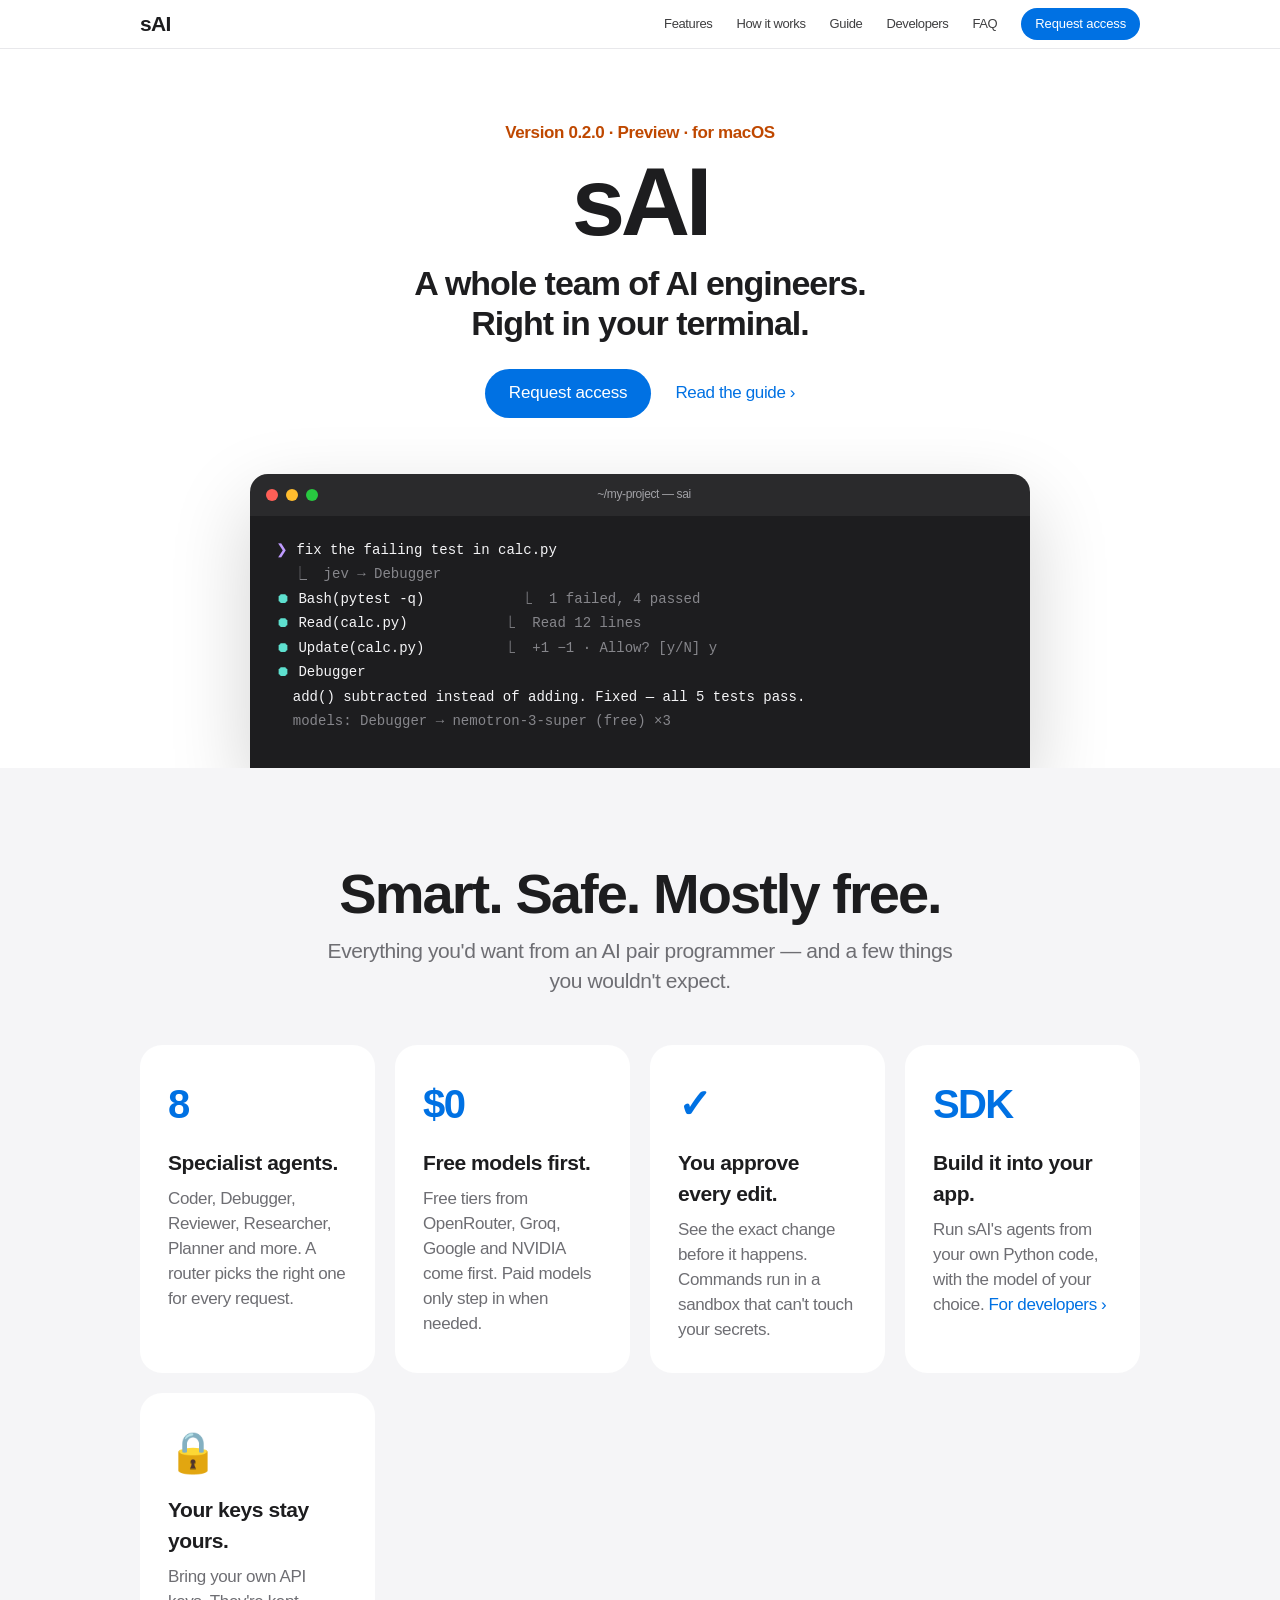
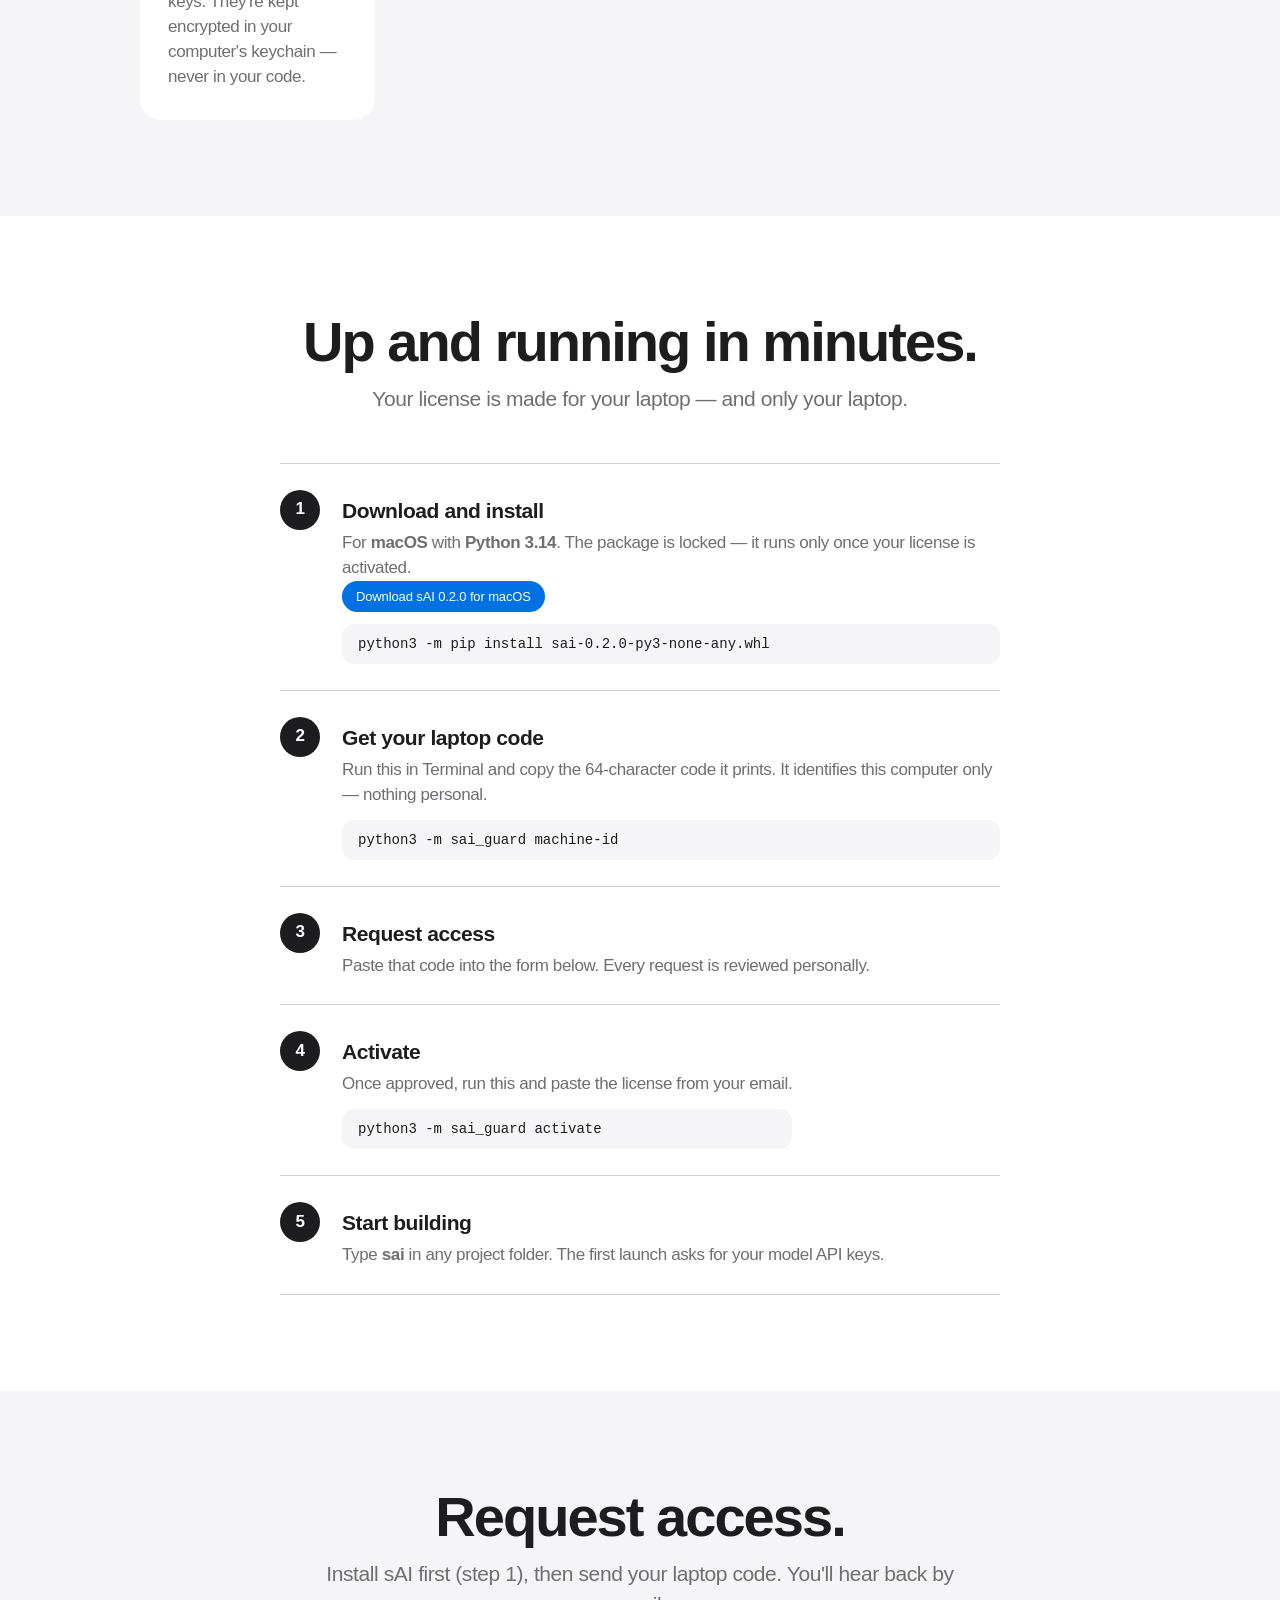
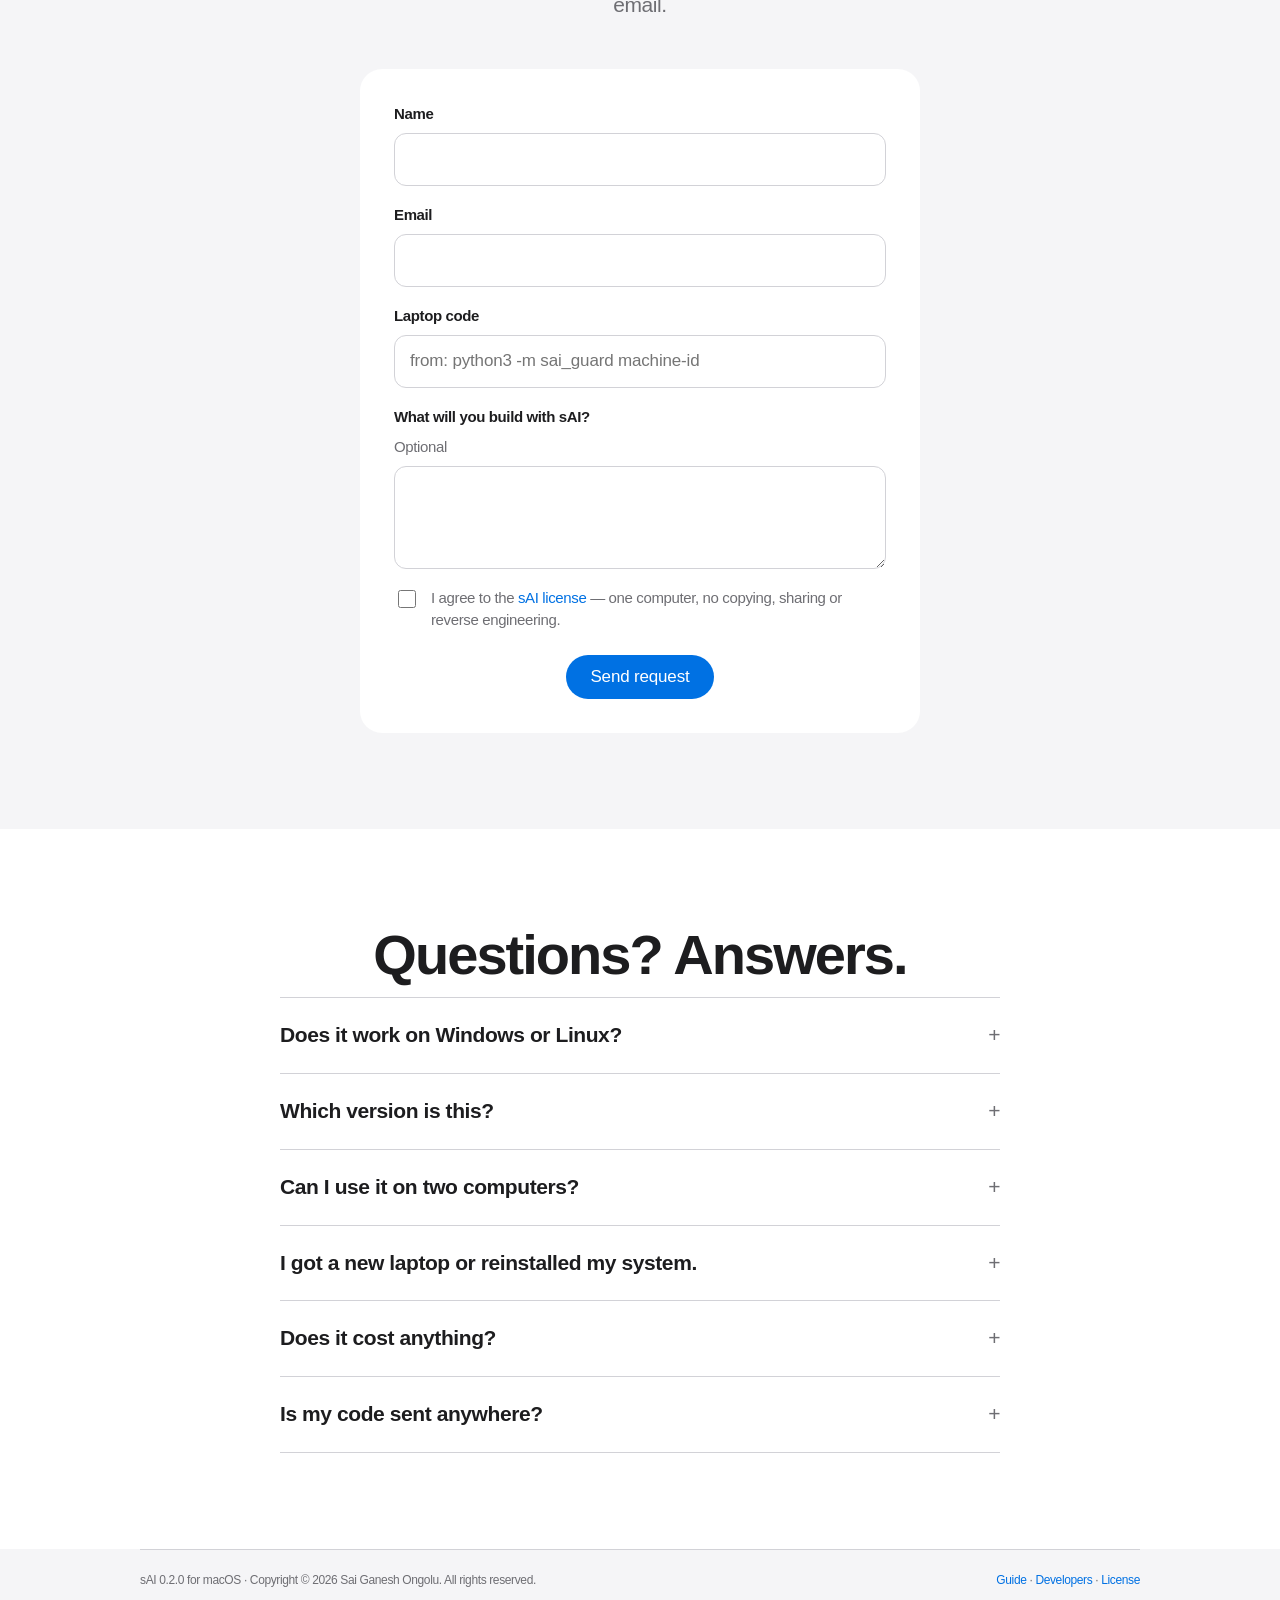
<file: index.html>
<!doctype html>
<html lang="en">
<head>
<meta charset="utf-8">
<meta name="viewport" content="width=device-width, initial-scale=1">
<title>sAI — AI coding agents in your terminal</title>
<meta name="description" content="sAI is a team of AI coding agents for your terminal. Request access for your laptop.">
<link rel="stylesheet" href="style.css">
</head>
<body>
<header class="bar">
  <div class="bar-in">
    <a class="brand" href="#top">sAI</a>
    <nav><a href="#features">Features</a><a href="#how">How it works</a><a href="guide.html">Guide</a><a href="developers.html">Developers</a><a href="#faq">FAQ</a>
      <a class="pill" href="#access">Request access</a></nav>
  </div>
</header>

<main id="top">
  <section class="hero">
    <p class="kicker">Version <span class="ver">0.2.0</span> · Preview · for macOS</p>
    <h1>sAI</h1>
    <p class="tagline">A whole team of AI engineers.<br>Right in your terminal.</p>
    <div class="links"><a class="pill big" href="#access">Request access</a><a class="more" href="guide.html">Read the guide ›</a></div>
    <div class="device">
      <div class="device-bar"><i></i><i></i><i></i><span>~/my-project — sai</span></div>
<pre><span class="p">❯</span> fix the failing test in calc.py
  <span class="d">⎿  jev → Debugger</span>
<span class="t">⏺</span> Bash(pytest -q)            <span class="d">⎿  1 failed, 4 passed</span>
<span class="t">⏺</span> Read(calc.py)            <span class="d">⎿  Read 12 lines</span>
<span class="t">⏺</span> Update(calc.py)          <span class="d">⎿  +1 −1 · Allow? [y/N] y</span>
<span class="t">⏺</span> Debugger
  add() subtracted instead of adding. Fixed — all 5 tests pass.
  <span class="d">models: Debugger → nemotron-3-super (free) ×3</span></pre>
    </div>
  </section>

  <section id="features" class="band light">
    <h2>Smart. Safe. Mostly free.</h2>
    <p class="sub">Everything you'd want from an AI pair programmer — and a few things you wouldn't expect.</p>
    <div class="tiles">
      <article class="tile"><span class="num">8</span><h3>Specialist agents.</h3><p>Coder, Debugger, Reviewer, Researcher, Planner and more. A router picks the right one for every request.</p></article>
      <article class="tile"><span class="num">$0</span><h3>Free models first.</h3><p>Free tiers from OpenRouter, Groq, Google and NVIDIA come first. Paid models only step in when needed.</p></article>
      <article class="tile"><span class="num">✓</span><h3>You approve every edit.</h3><p>See the exact change before it happens. Commands run in a sandbox that can't touch your secrets.</p></article>
      <article class="tile"><span class="num">SDK</span><h3>Build it into your app.</h3><p>Run sAI's agents from your own Python code, with the model of your choice. <a href="developers.html">For developers ›</a></p></article>
      <article class="tile"><span class="num">🔒</span><h3>Your keys stay yours.</h3><p>Bring your own API keys. They're kept encrypted in your computer's keychain — never in your code.</p></article>
    </div>
  </section>

  <section id="how" class="band">
    <h2>Up and running in minutes.</h2>
    <p class="sub">Your license is made for your laptop — and only your laptop.</p>
    <ol class="steps">
      <li><span>1</span><div><h3>Download and install</h3><p>For <b>macOS</b> with <b>Python 3.14</b>. The package is locked — it runs only once your license is activated.</p>
        <p><a class="pill" href="downloads/sai-0.2.0-py3-none-any.whl" download>Download sAI <span class="ver">0.2.0</span> for macOS</a></p>
        <code>python3 -m pip install sai-0.2.0-py3-none-any.whl</code></div></li>
      <li><span>2</span><div><h3>Get your laptop code</h3><p>Run this in Terminal and copy the 64-character code it prints. It identifies this computer only — nothing personal.</p><code>python3 -m sai_guard machine-id</code></div></li>
      <li><span>3</span><div><h3>Request access</h3><p>Paste that code into the form below. Every request is reviewed personally.</p></div></li>
      <li><span>4</span><div><h3>Activate</h3><p>Once approved, run this and paste the license from your email.</p><code>python3 -m sai_guard activate</code></div></li>
      <li><span>5</span><div><h3>Start building</h3><p>Type <b>sai</b> in any project folder. The first launch asks for your model API keys.</p></div></li>
    </ol>
  </section>

  <section id="access" class="band light">
    <h2>Request access.</h2>
    <p class="sub">Install sAI first (step 1), then send your laptop code. You'll hear back by email.</p>
    <!-- FormSubmit emails each request to the owner. FORM_ENDPOINT and SITE_URL are filled in by publish.sh. -->
    <form class="form" action="https://formsubmit.co/saiganeshongole17@gmail.com" method="POST">
      <input type="hidden" name="_subject" value="New sAI access request">
      <input type="hidden" name="_template" value="table">
      <input type="hidden" name="_next" value="https://saiganesh17-byte.github.io/sai-website/thanks.html">
      <input type="text" name="_honey" class="hp" tabindex="-1" autocomplete="off" aria-hidden="true">
      <label>Name<input name="name" required maxlength="80" autocomplete="name"></label>
      <label>Email<input name="email" type="email" required maxlength="120" autocomplete="email"></label>
      <label>Laptop code<input name="machine_code" required pattern="[0-9a-f]{64}" title="64 characters, 0–9 and a–f"
             placeholder="from: python3 -m sai_guard machine-id" autocomplete="off" spellcheck="false"></label>
      <label>What will you build with sAI? <em>Optional</em><textarea name="use_case" rows="3" maxlength="600"></textarea></label>
      <label class="check"><input type="checkbox" name="accepts_license" value="yes" required>
        <span>I agree to the <a href="license.html">sAI license</a> — one computer, no copying, sharing or reverse engineering.</span></label>
      <button class="pill big" type="submit">Send request</button>
    </form>
  </section>

  <section id="faq" class="band">
    <h2>Questions? Answers.</h2>
    <div class="faq">
      <details><summary>Does it work on Windows or Linux?</summary><p>Not yet — sAI <span class="ver">0.2.0</span> supports macOS only. Linux support is close; Windows will follow. Requests from other systems will be kept for when they're supported.</p></details>
      <details><summary>Which version is this?</summary><p>sAI <span class="ver">0.2.0</span>, an early preview. Run <b>sai --version</b> to see the version you have.</p></details>
      <details><summary>Can I use it on two computers?</summary><p>Each license works on the computer whose code you sent. For another computer, just request a second license.</p></details>
      <details><summary>I got a new laptop or reinstalled my system.</summary><p>Your laptop code changes. Send a new request with the new code and mention it — we'll replace your license.</p></details>
      <details><summary>Does it cost anything?</summary><p>Access is free during the preview. Model usage is billed by the providers whose keys you use — with free-tier keys, most work costs nothing.</p></details>
      <details><summary>Is my code sent anywhere?</summary><p>Only to the AI model providers whose keys you configure, as part of each request. sAI has no server of its own.</p></details>
    </div>
  </section>
</main>

<footer class="foot">
  <div class="foot-in">
    <span>sAI <span class="ver">0.2.0</span> for macOS · Copyright © 2026 Sai Ganesh Ongolu. All rights reserved.</span>
    <span><a href="guide.html">Guide</a> · <a href="developers.html">Developers</a> · <a href="license.html">License</a></span>
  </div>
</footer>
</body>
</html>
</file>
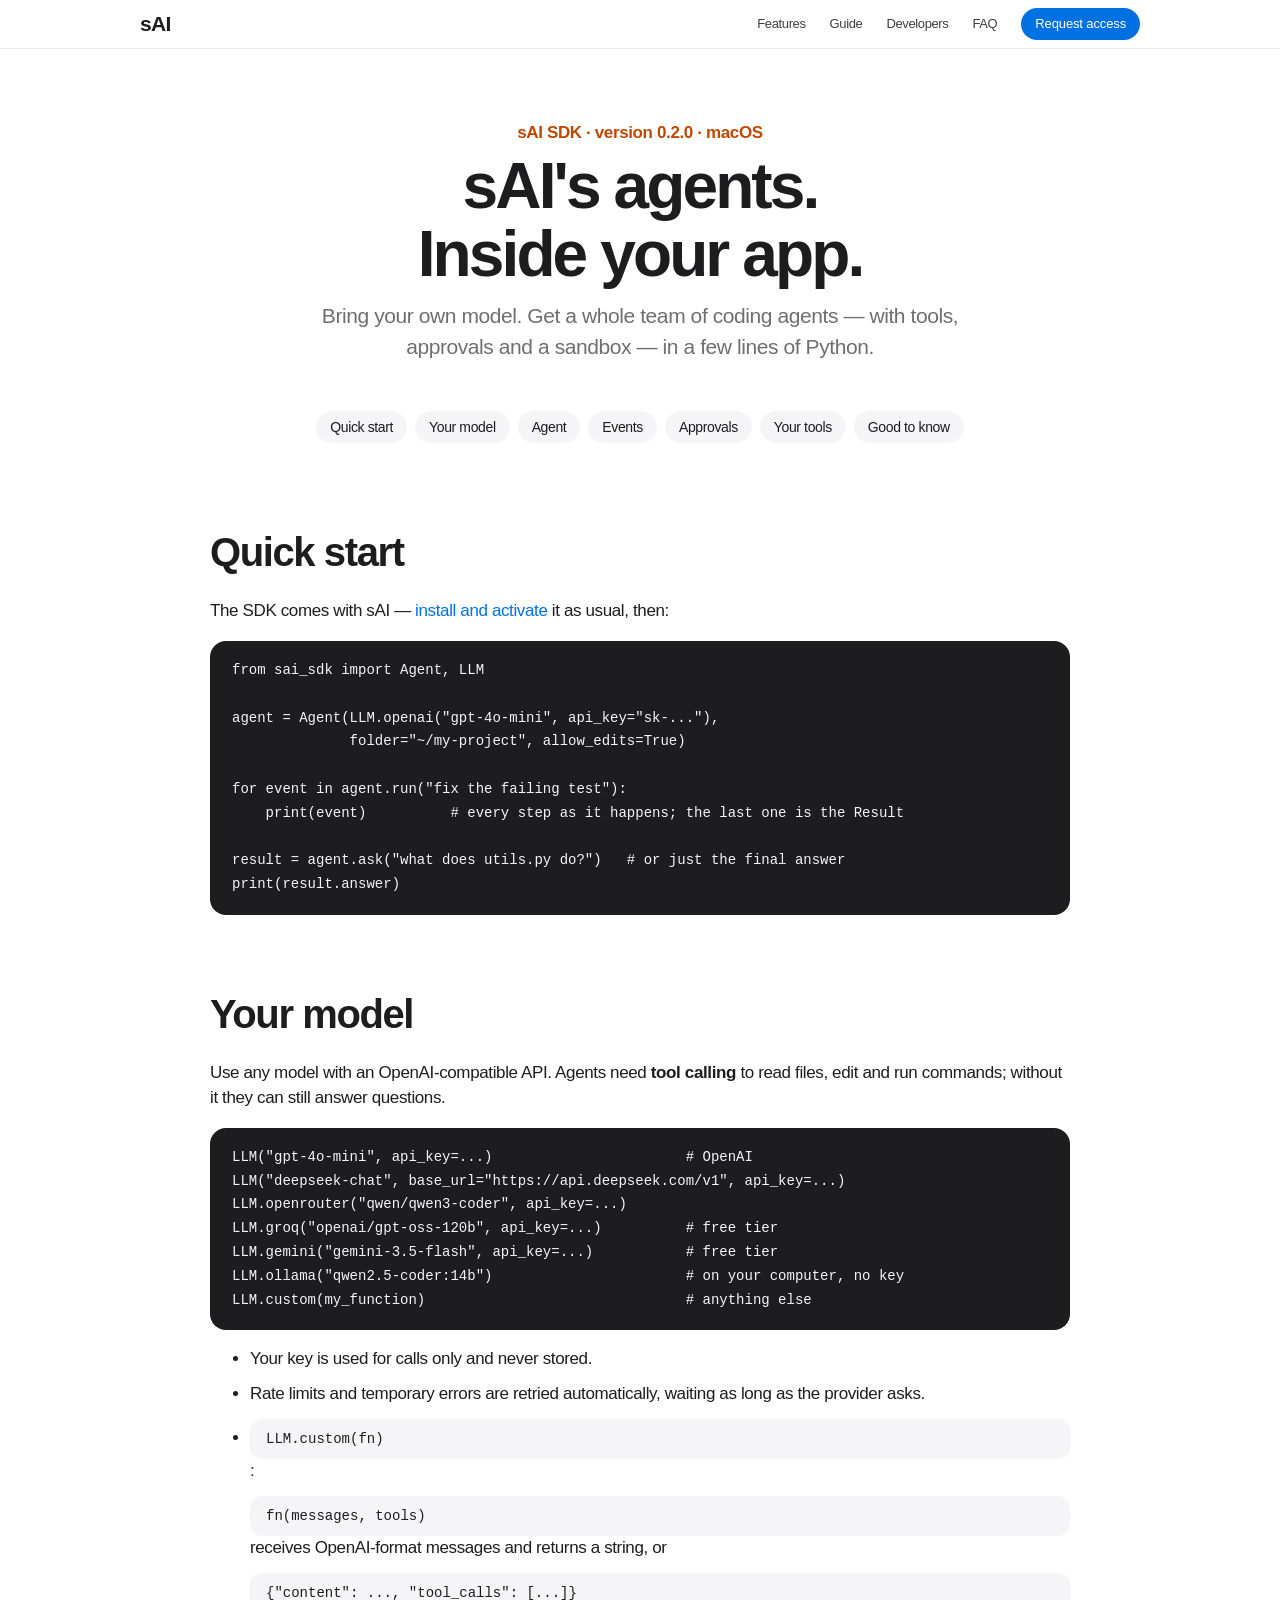
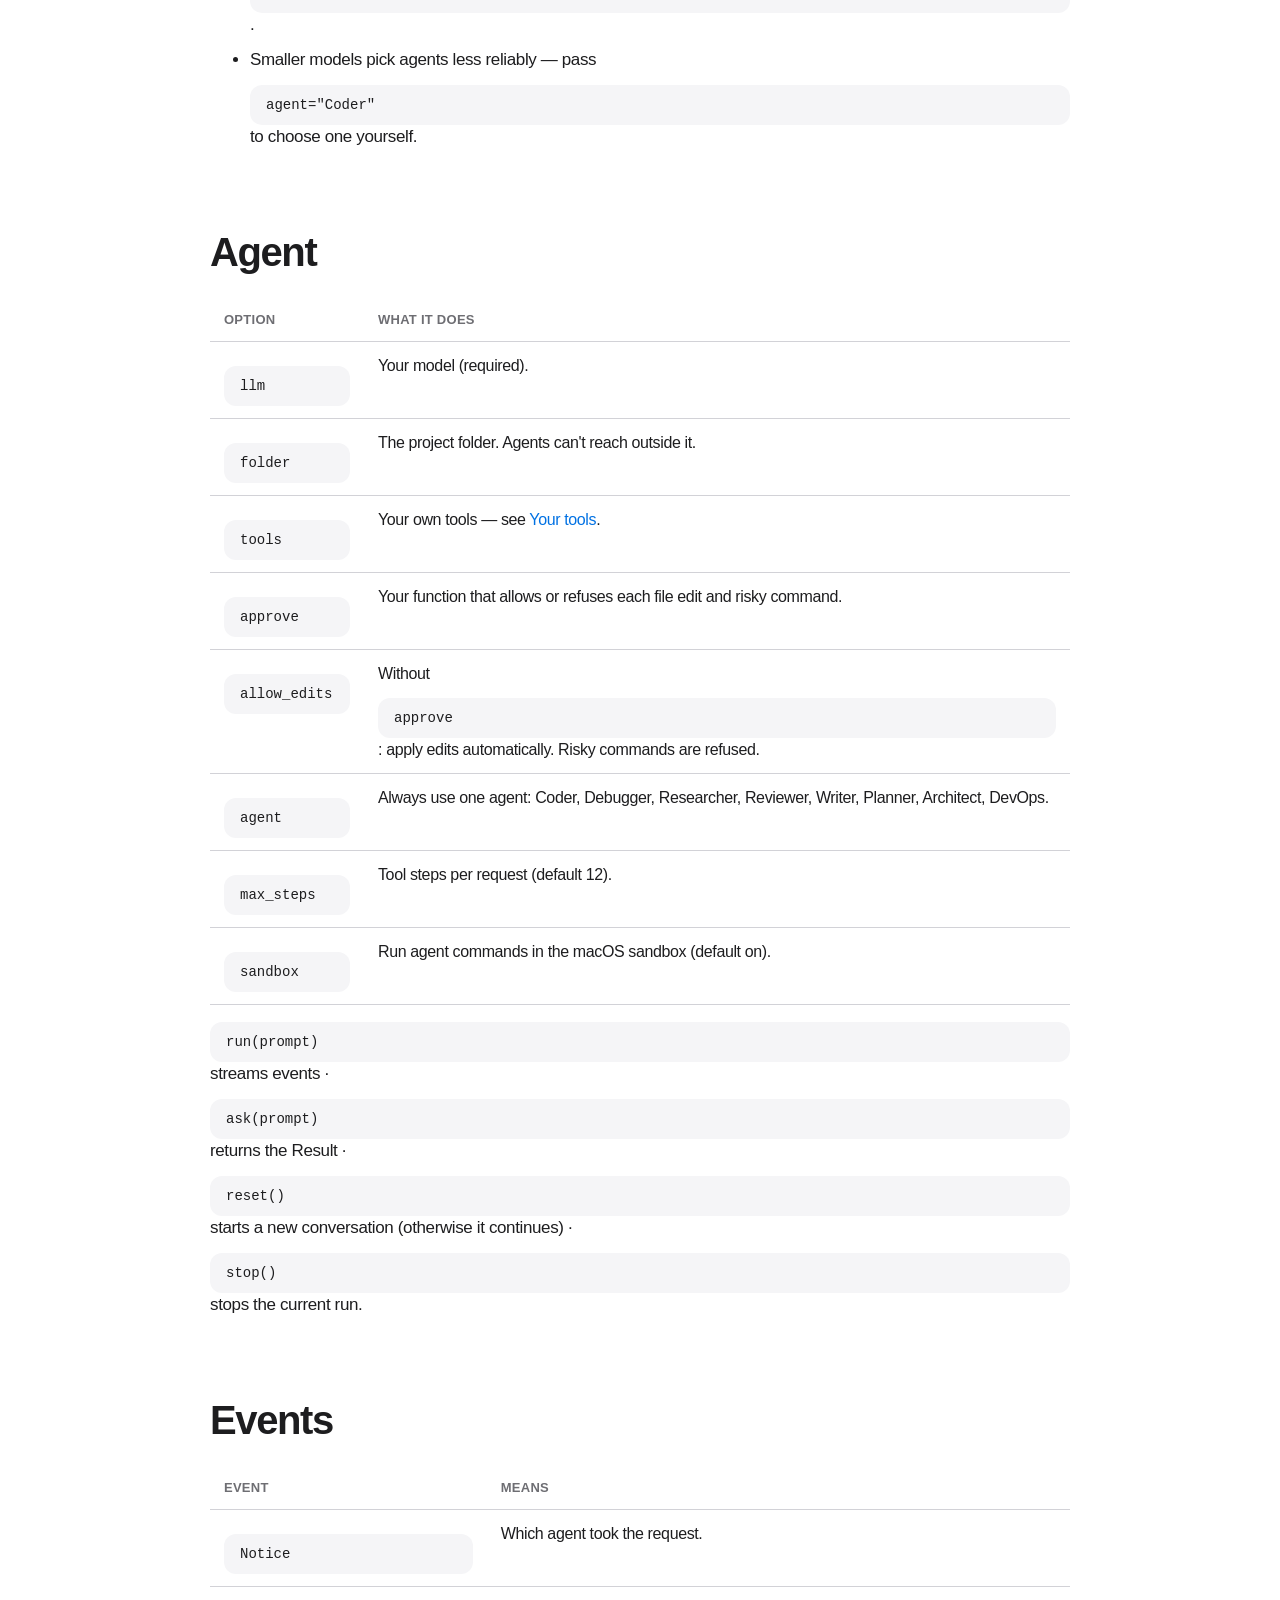
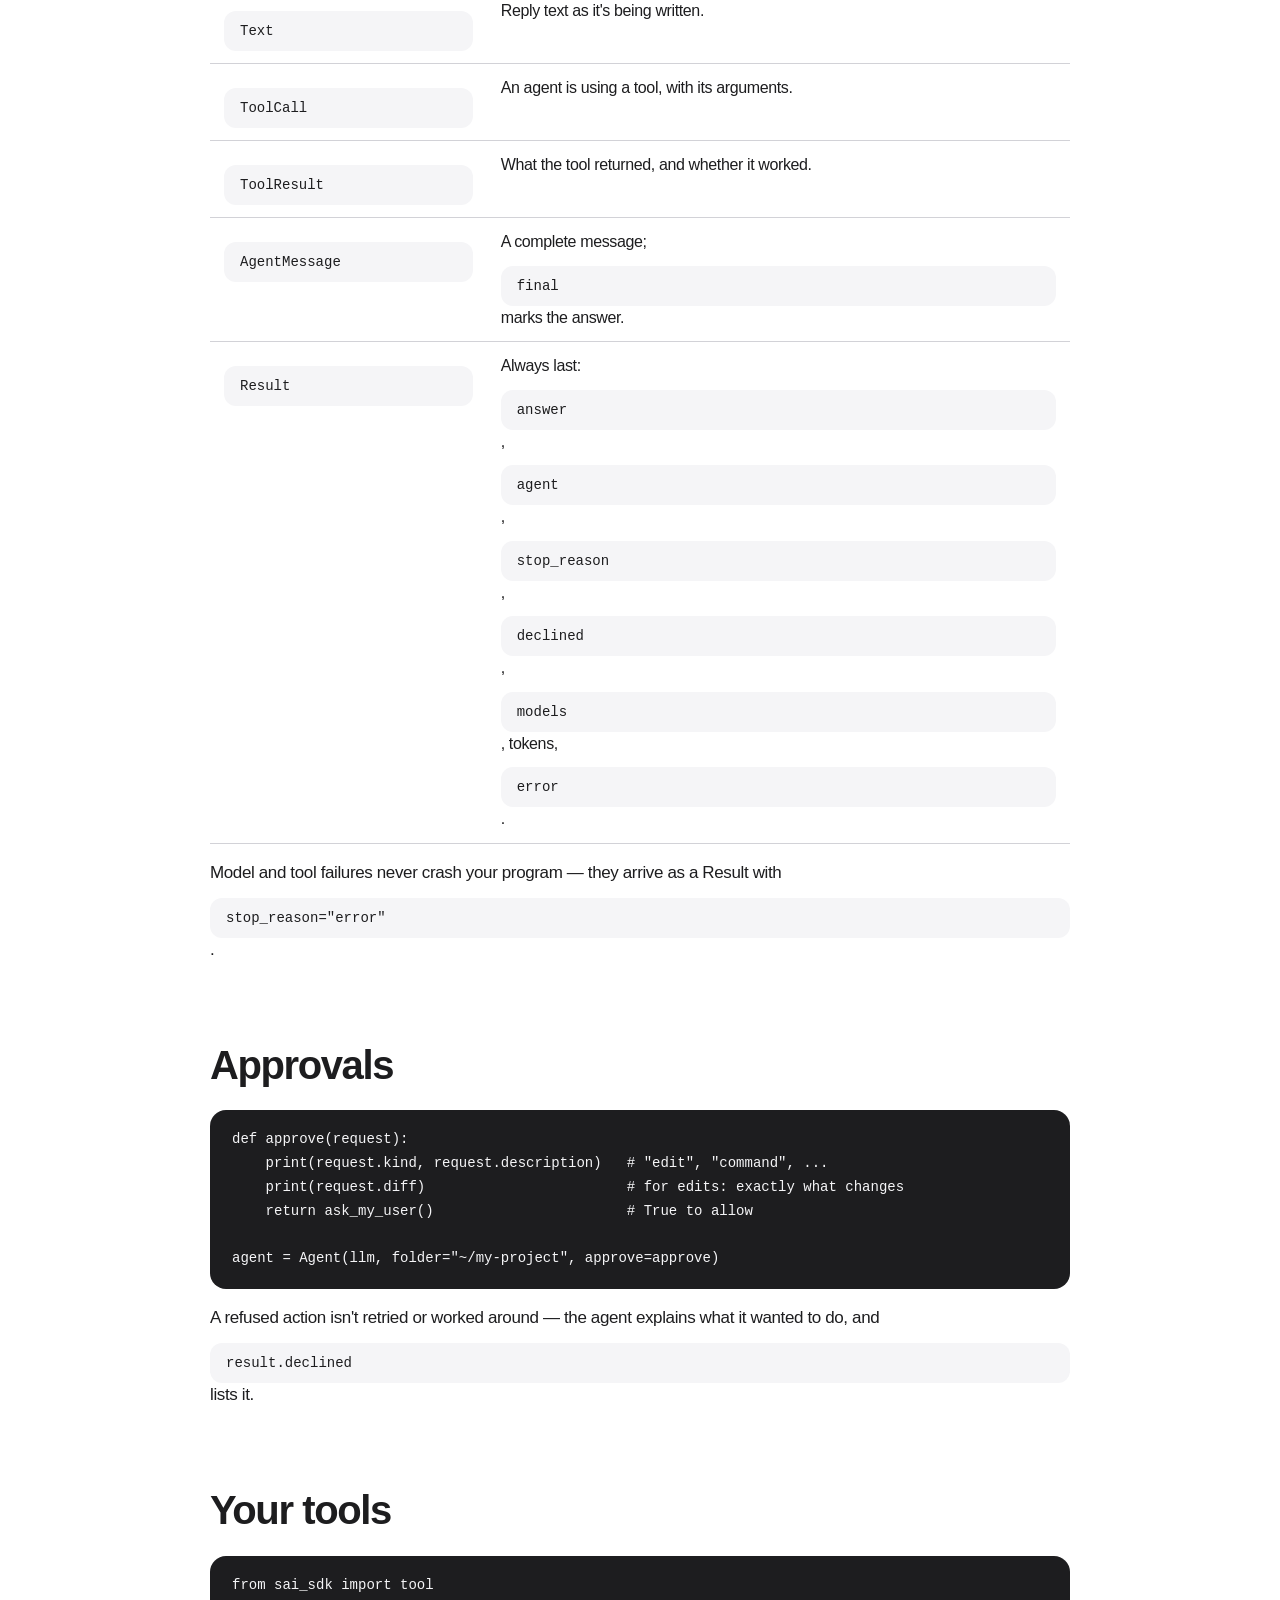
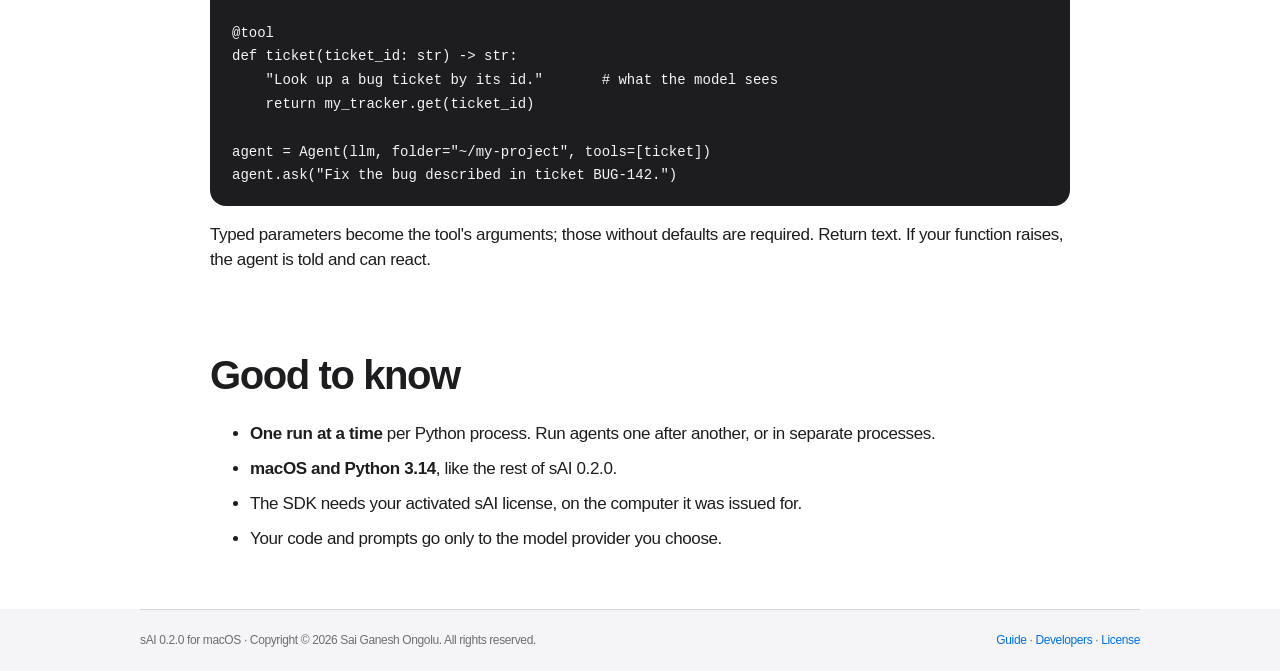
<file: developers.html>
<!doctype html>
<html lang="en">
<head>
<meta charset="utf-8">
<meta name="viewport" content="width=device-width, initial-scale=1">
<title>SDK for Developers — sAI</title>
<meta name="description" content="Run sAI's AI coding agents inside your own Python program, with your own model.">
<link rel="stylesheet" href="style.css">
</head>
<body>
<header class="bar">
  <div class="bar-in">
    <a class="brand" href="index.html">sAI</a>
    <nav><a href="index.html#features">Features</a><a href="guide.html">Guide</a><a href="developers.html">Developers</a>
      <a href="index.html#faq">FAQ</a><a class="pill" href="index.html#access">Request access</a></nav>
  </div>
</header>

<main class="doc">
  <header class="doc-head">
    <p class="kicker">sAI SDK · version <span class="ver">0.2.0</span> · macOS</p>
    <h1>sAI's agents.<br>Inside your app.</h1>
    <p class="sub">Bring your own model. Get a whole team of coding agents — with tools, approvals and a sandbox — in a few lines of Python.</p>
    <nav class="toc">
      <a href="#quick">Quick start</a><a href="#models">Your model</a><a href="#agent">Agent</a><a href="#events">Events</a>
      <a href="#approvals">Approvals</a><a href="#tools">Your tools</a><a href="#limits">Good to know</a>
    </nav>
  </header>

  <section id="quick">
    <h2>Quick start</h2>
    <p>The SDK comes with sAI — <a href="guide.html#install">install and activate</a> it as usual, then:</p>
<pre class="sample">from sai_sdk import Agent, LLM

agent = Agent(LLM.openai("gpt-4o-mini", api_key="sk-..."),
              folder="~/my-project", allow_edits=True)

for event in agent.run("fix the failing test"):
    print(event)          # every step as it happens; the last one is the Result

result = agent.ask("what does utils.py do?")   # or just the final answer
print(result.answer)</pre>
  </section>

  <section id="models">
    <h2>Your model</h2>
    <p>Use any model with an OpenAI-compatible API. Agents need <b>tool calling</b> to read files, edit and run
      commands; without it they can still answer questions.</p>
<pre class="sample">LLM("gpt-4o-mini", api_key=...)                       # OpenAI
LLM("deepseek-chat", base_url="https://api.deepseek.com/v1", api_key=...)
LLM.openrouter("qwen/qwen3-coder", api_key=...)
LLM.groq("openai/gpt-oss-120b", api_key=...)          # free tier
LLM.gemini("gemini-3.5-flash", api_key=...)           # free tier
LLM.ollama("qwen2.5-coder:14b")                       # on your computer, no key
LLM.custom(my_function)                               # anything else</pre>
    <ul>
      <li>Your key is used for calls only and never stored.</li>
      <li>Rate limits and temporary errors are retried automatically, waiting as long as the provider asks.</li>
      <li><code class="inline">LLM.custom(fn)</code>: <code class="inline">fn(messages, tools)</code> receives OpenAI-format messages and
        returns a string, or <code class="inline">{"content": ..., "tool_calls": [...]}</code>.</li>
      <li>Smaller models pick agents less reliably — pass <code class="inline">agent="Coder"</code> to choose one yourself.</li>
    </ul>
  </section>

  <section id="agent">
    <h2>Agent</h2>
    <table>
      <tr><th>Option</th><th>What it does</th></tr>
      <tr><td><code class="inline">llm</code></td><td>Your model (required).</td></tr>
      <tr><td><code class="inline">folder</code></td><td>The project folder. Agents can't reach outside it.</td></tr>
      <tr><td><code class="inline">tools</code></td><td>Your own tools — see <a href="#tools">Your tools</a>.</td></tr>
      <tr><td><code class="inline">approve</code></td><td>Your function that allows or refuses each file edit and risky command.</td></tr>
      <tr><td><code class="inline">allow_edits</code></td><td>Without <code class="inline">approve</code>: apply edits automatically. Risky commands are refused.</td></tr>
      <tr><td><code class="inline">agent</code></td><td>Always use one agent: Coder, Debugger, Researcher, Reviewer, Writer, Planner, Architect, DevOps.</td></tr>
      <tr><td><code class="inline">max_steps</code></td><td>Tool steps per request (default 12).</td></tr>
      <tr><td><code class="inline">sandbox</code></td><td>Run agent commands in the macOS sandbox (default on).</td></tr>
    </table>
    <p><code class="inline">run(prompt)</code> streams events · <code class="inline">ask(prompt)</code> returns the Result ·
      <code class="inline">reset()</code> starts a new conversation (otherwise it continues) · <code class="inline">stop()</code> stops the current run.</p>
  </section>

  <section id="events">
    <h2>Events</h2>
    <table>
      <tr><th>Event</th><th>Means</th></tr>
      <tr><td><code class="inline">Notice</code></td><td>Which agent took the request.</td></tr>
      <tr><td><code class="inline">Text</code></td><td>Reply text as it's being written.</td></tr>
      <tr><td><code class="inline">ToolCall</code></td><td>An agent is using a tool, with its arguments.</td></tr>
      <tr><td><code class="inline">ToolResult</code></td><td>What the tool returned, and whether it worked.</td></tr>
      <tr><td><code class="inline">AgentMessage</code></td><td>A complete message; <code class="inline">final</code> marks the answer.</td></tr>
      <tr><td><code class="inline">Result</code></td><td>Always last: <code class="inline">answer</code>, <code class="inline">agent</code>, <code class="inline">stop_reason</code>,
        <code class="inline">declined</code>, <code class="inline">models</code>, tokens, <code class="inline">error</code>.</td></tr>
    </table>
    <p>Model and tool failures never crash your program — they arrive as a Result with <code class="inline">stop_reason="error"</code>.</p>
  </section>

  <section id="approvals">
    <h2>Approvals</h2>
<pre class="sample">def approve(request):
    print(request.kind, request.description)   # "edit", "command", ...
    print(request.diff)                        # for edits: exactly what changes
    return ask_my_user()                       # True to allow

agent = Agent(llm, folder="~/my-project", approve=approve)</pre>
    <p>A refused action isn't retried or worked around — the agent explains what it wanted to do, and
      <code class="inline">result.declined</code> lists it.</p>
  </section>

  <section id="tools">
    <h2>Your tools</h2>
<pre class="sample">from sai_sdk import tool

@tool
def ticket(ticket_id: str) -> str:
    "Look up a bug ticket by its id."       # what the model sees
    return my_tracker.get(ticket_id)

agent = Agent(llm, folder="~/my-project", tools=[ticket])
agent.ask("Fix the bug described in ticket BUG-142.")</pre>
    <p>Typed parameters become the tool's arguments; those without defaults are required. Return text.
      If your function raises, the agent is told and can react.</p>
  </section>

  <section id="limits">
    <h2>Good to know</h2>
    <ul>
      <li><b>One run at a time</b> per Python process. Run agents one after another, or in separate processes.</li>
      <li><b>macOS and Python 3.14</b>, like the rest of sAI <span class="ver">0.2.0</span>.</li>
      <li>The SDK needs your activated sAI license, on the computer it was issued for.</li>
      <li>Your code and prompts go only to the model provider you choose.</li>
    </ul>
  </section>
</main>

<footer class="foot">
  <div class="foot-in">
    <span>sAI <span class="ver">0.2.0</span> for macOS · Copyright © 2026 Sai Ganesh Ongolu. All rights reserved.</span>
    <span><a href="guide.html">Guide</a> · <a href="developers.html">Developers</a> · <a href="license.html">License</a></span>
  </div>
</footer>
</body>
</html>
</file>
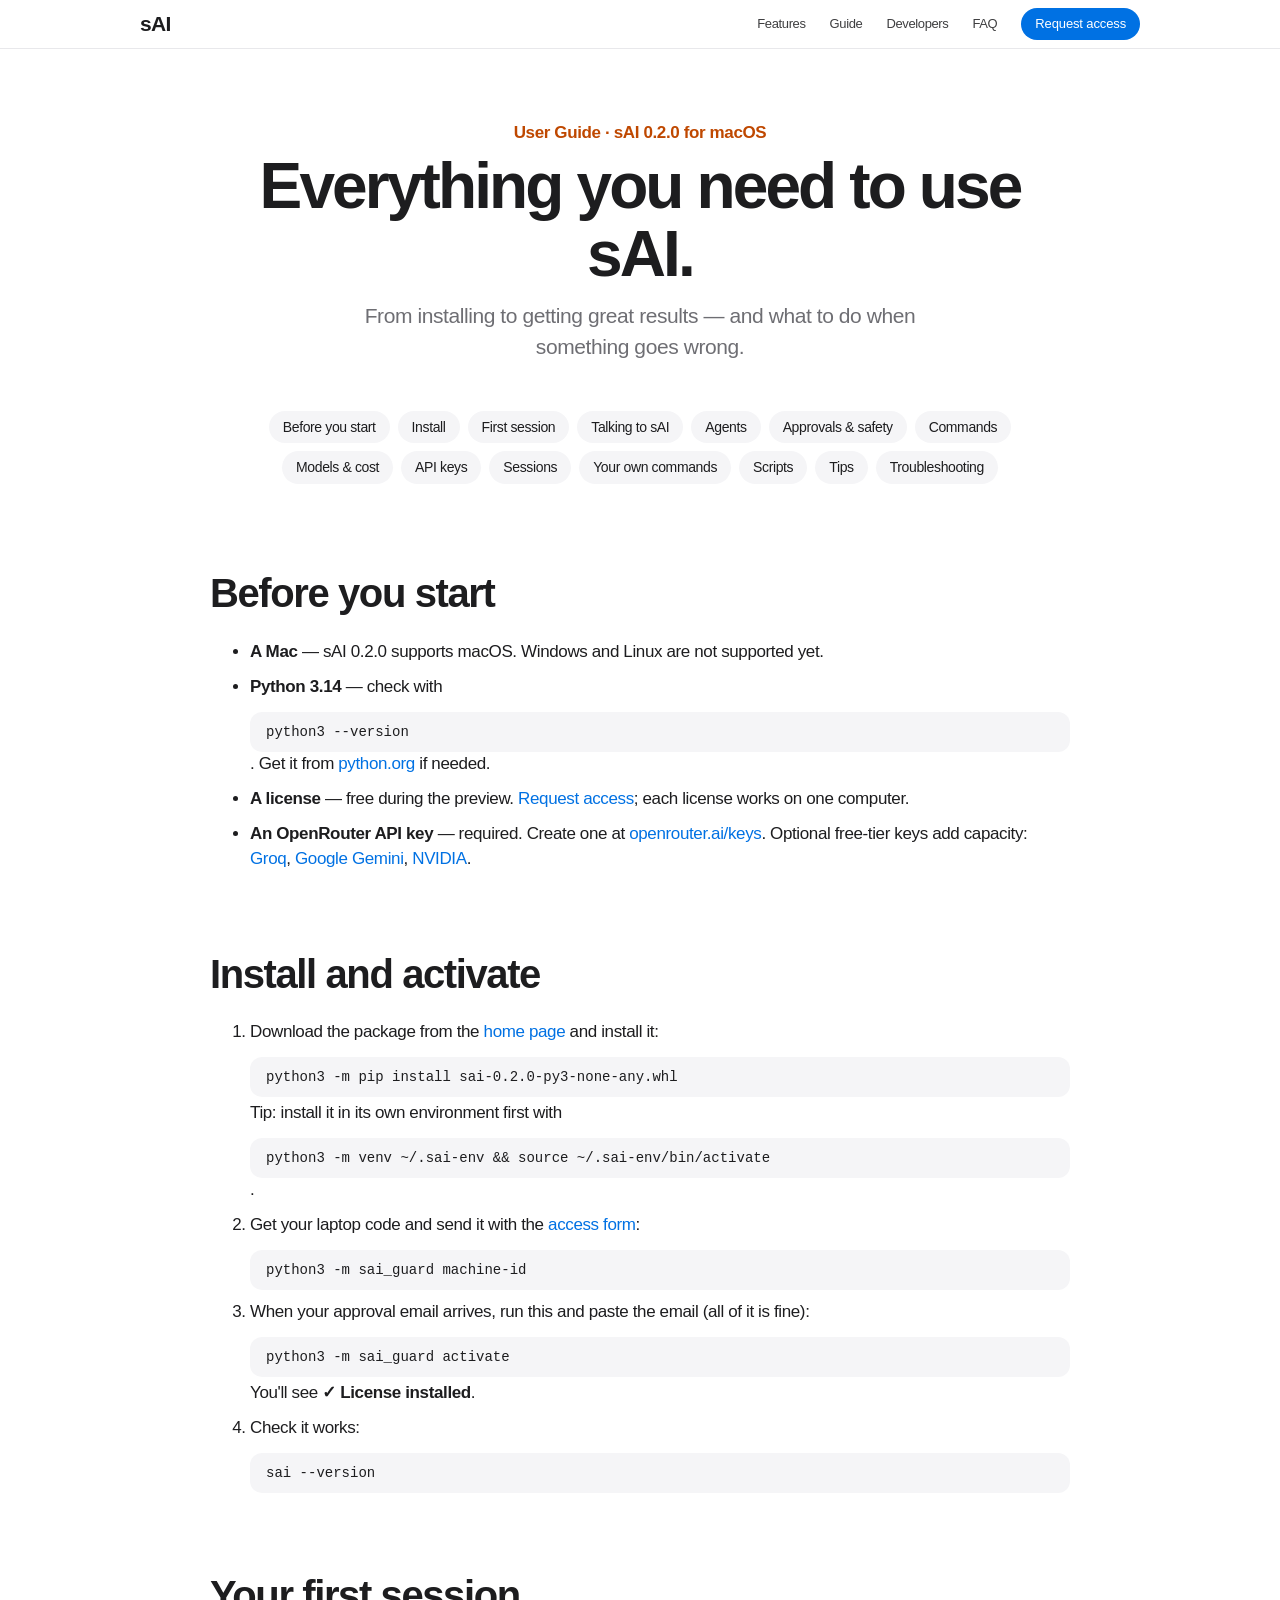
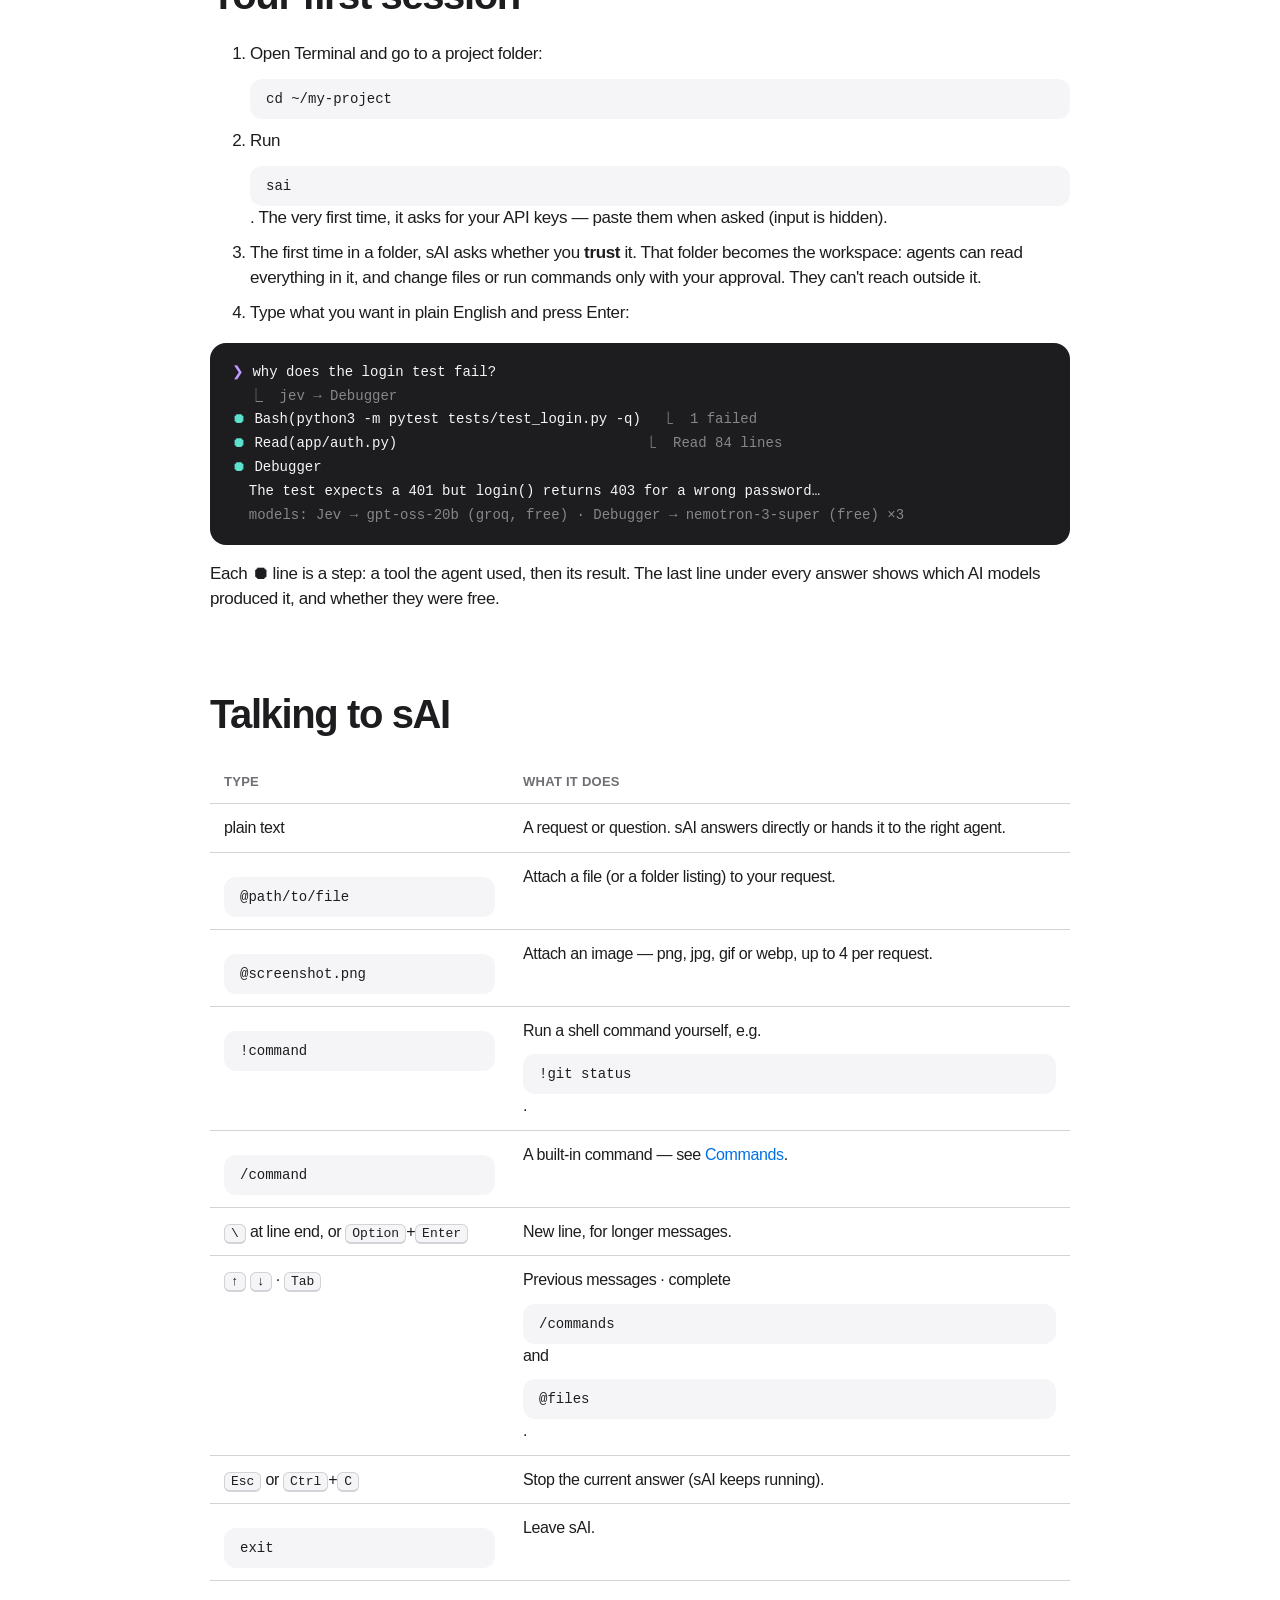
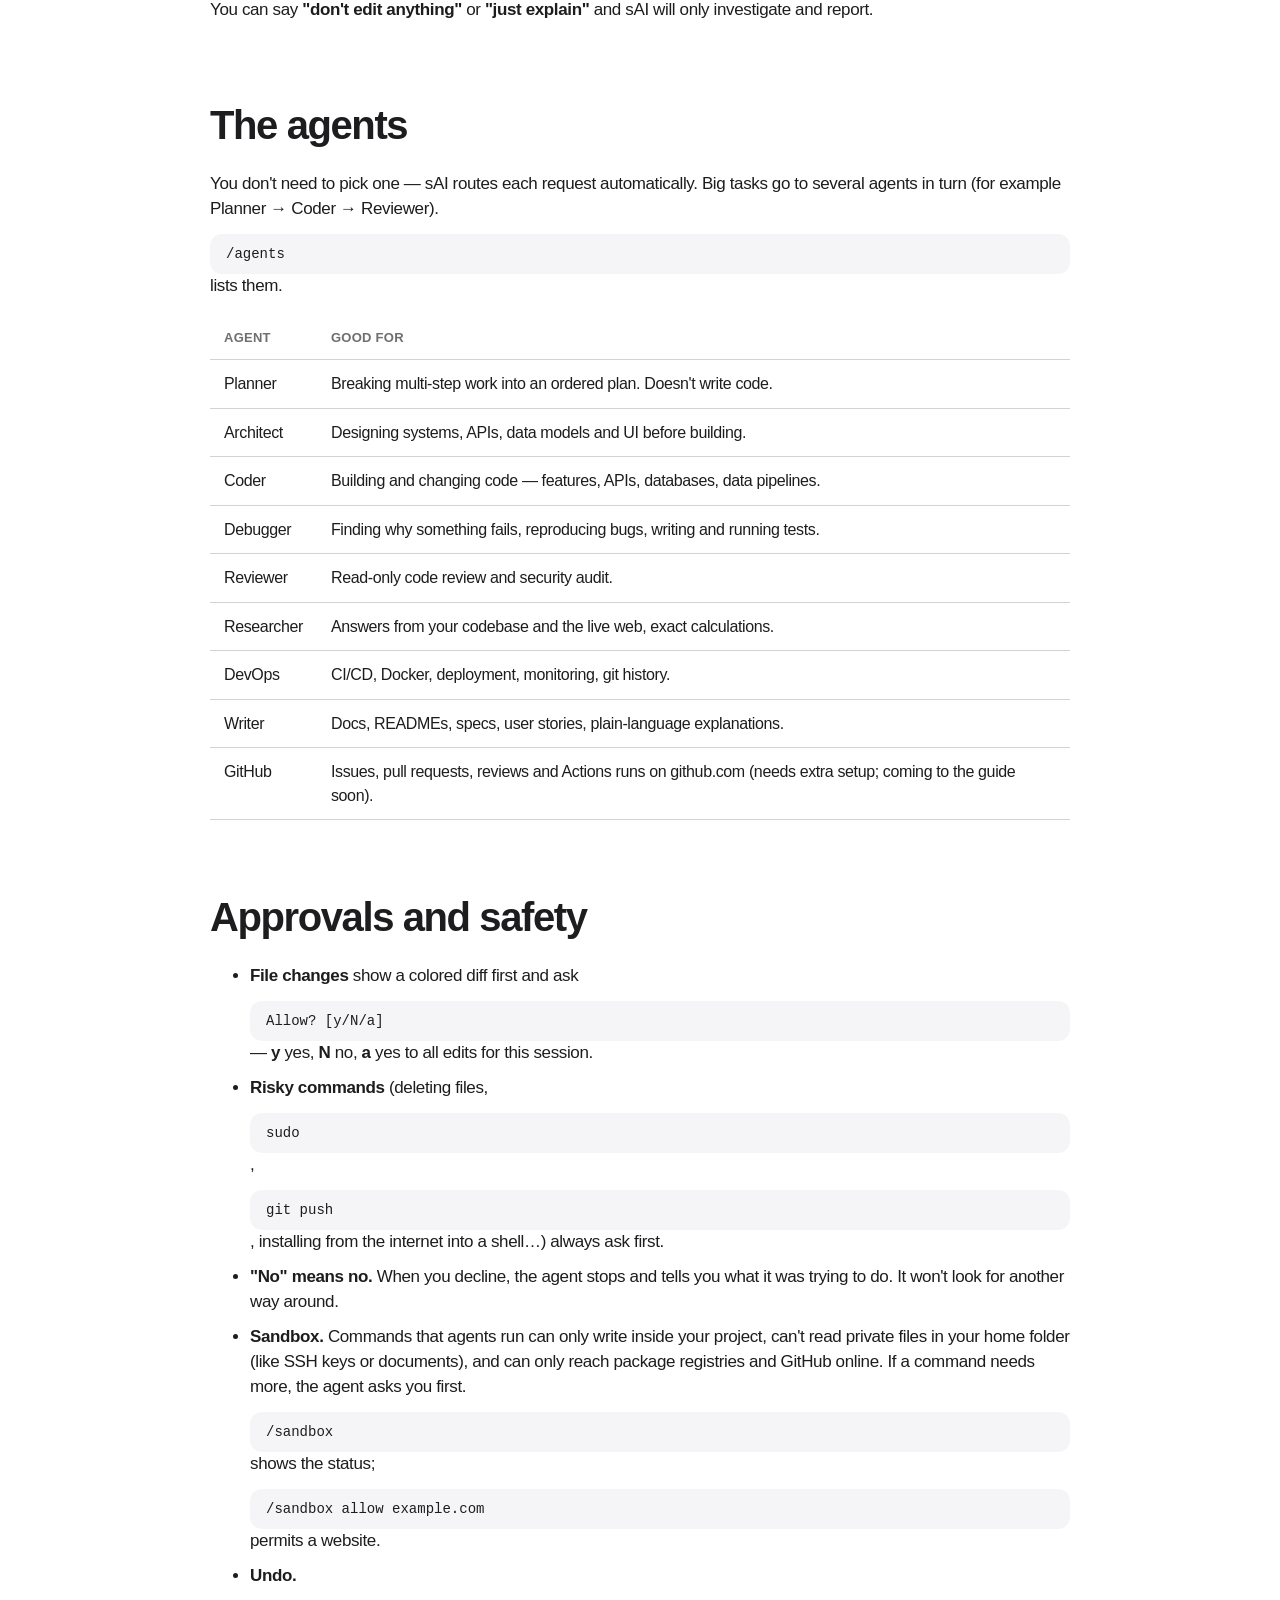
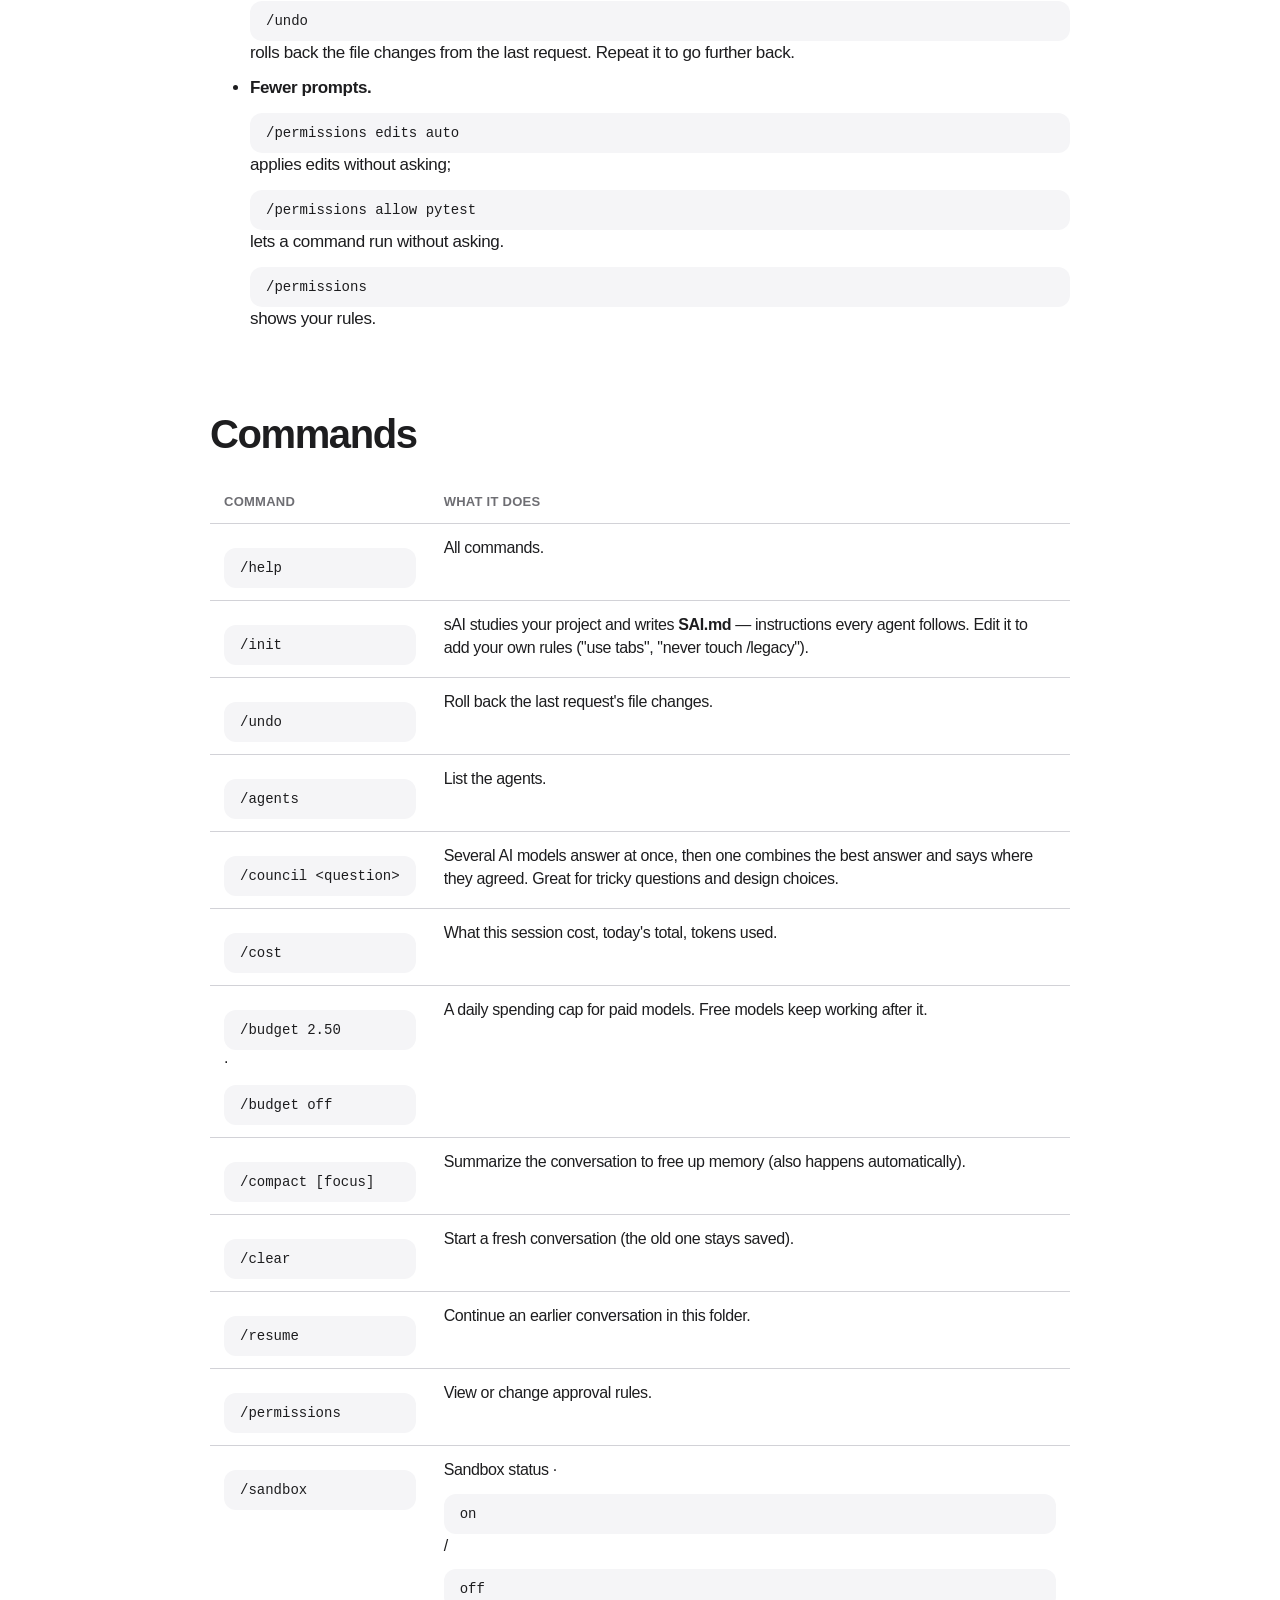
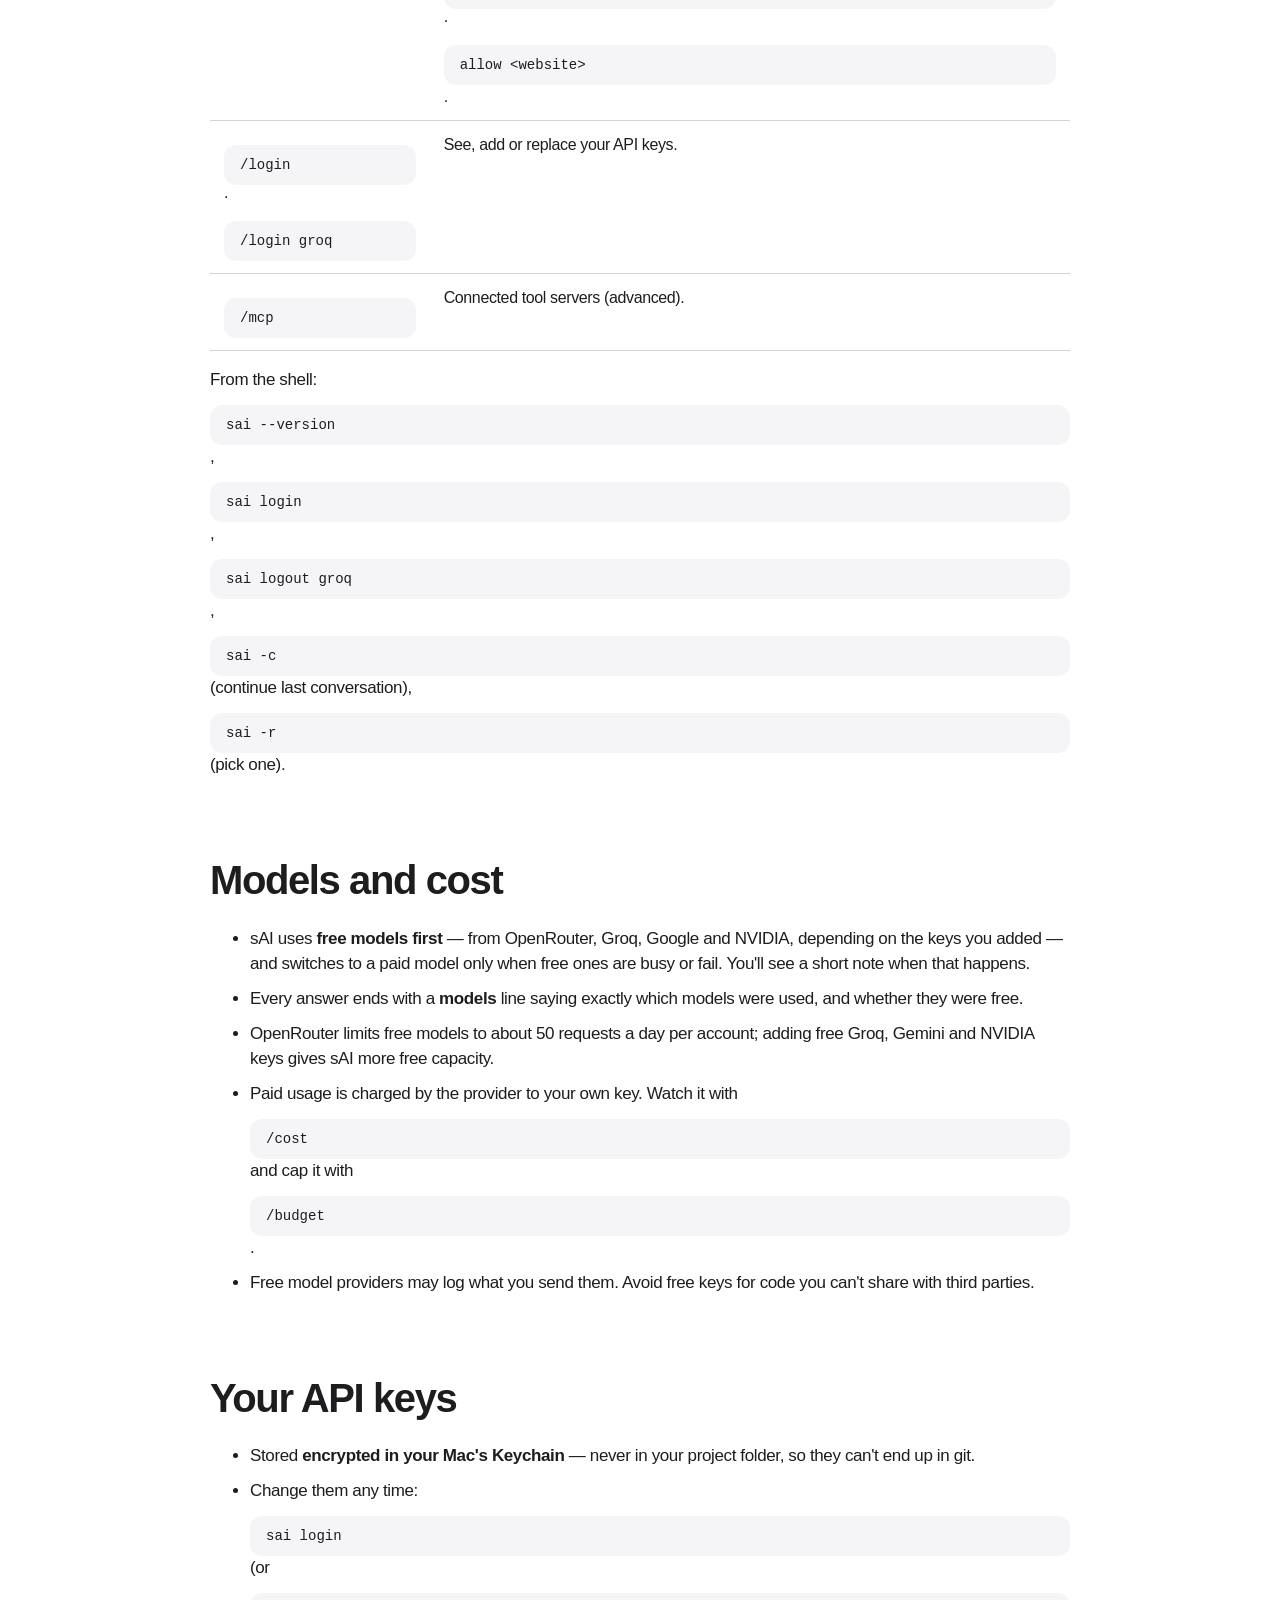
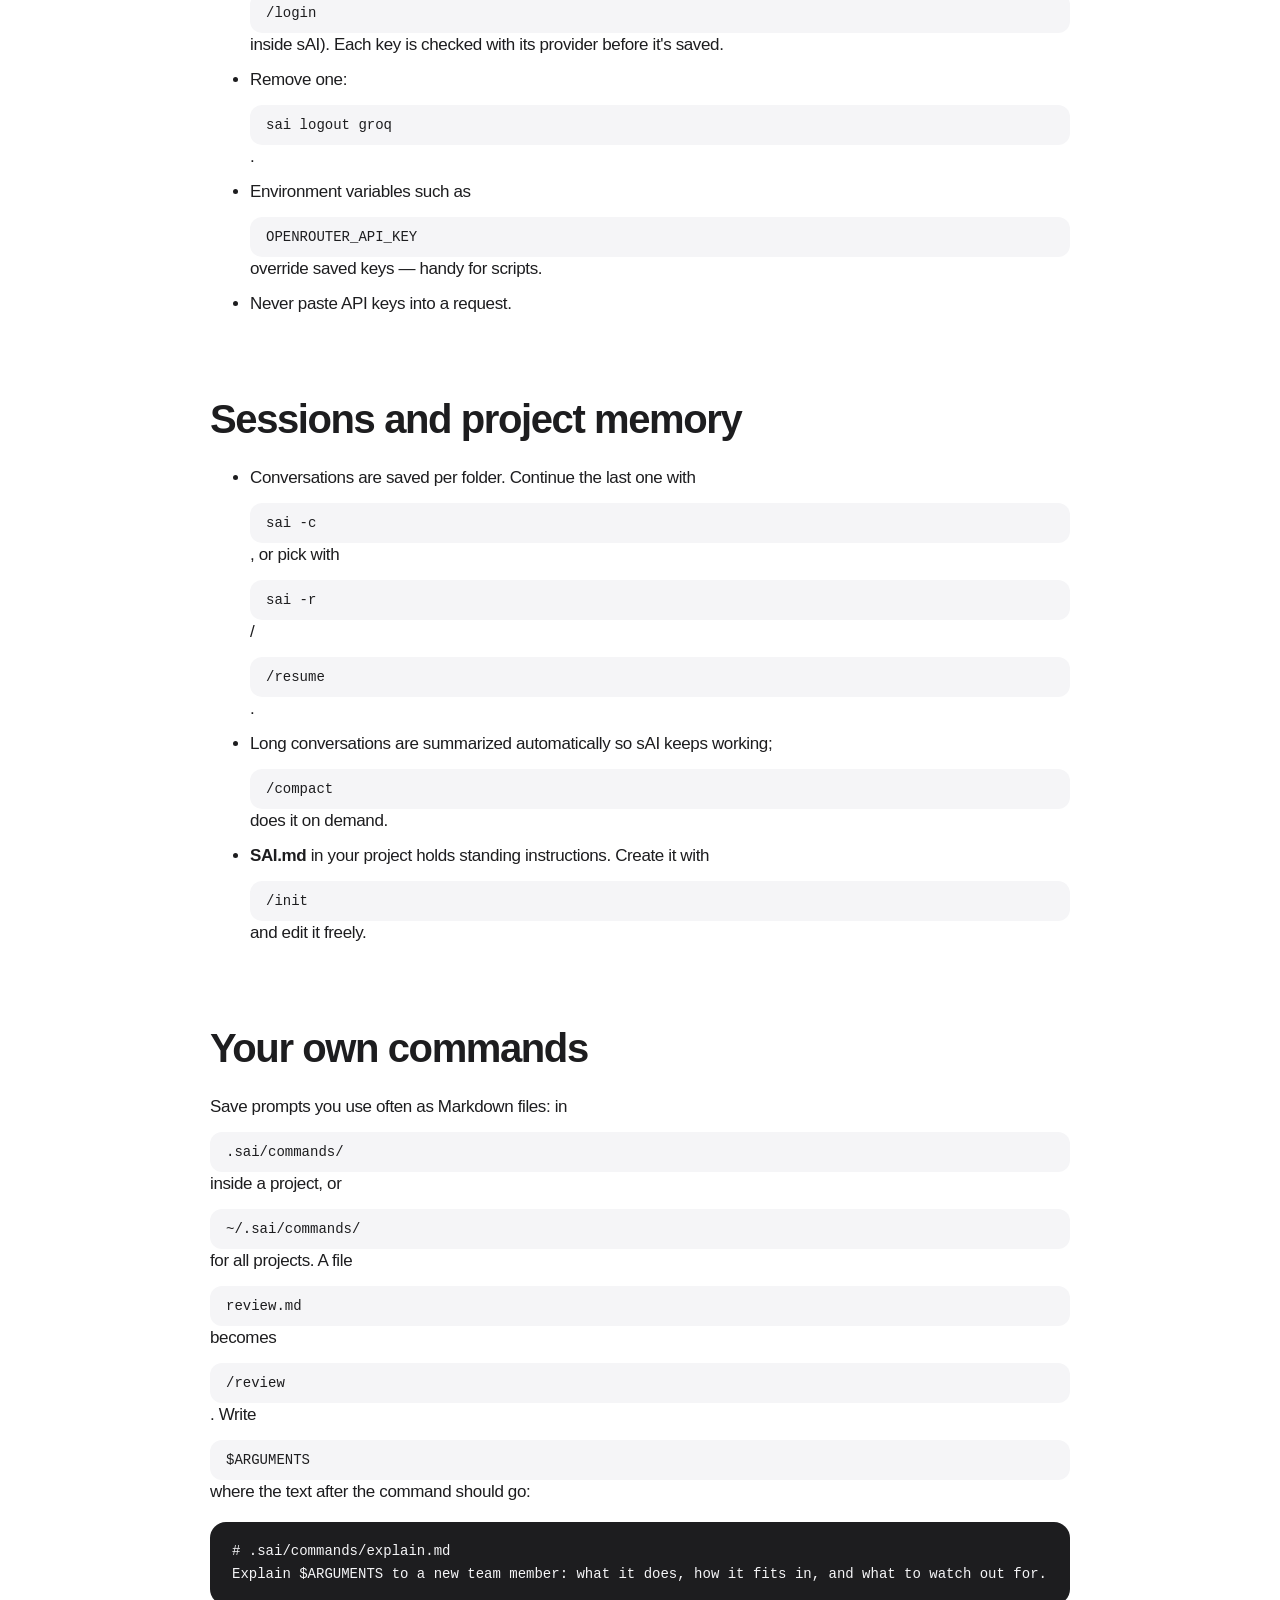
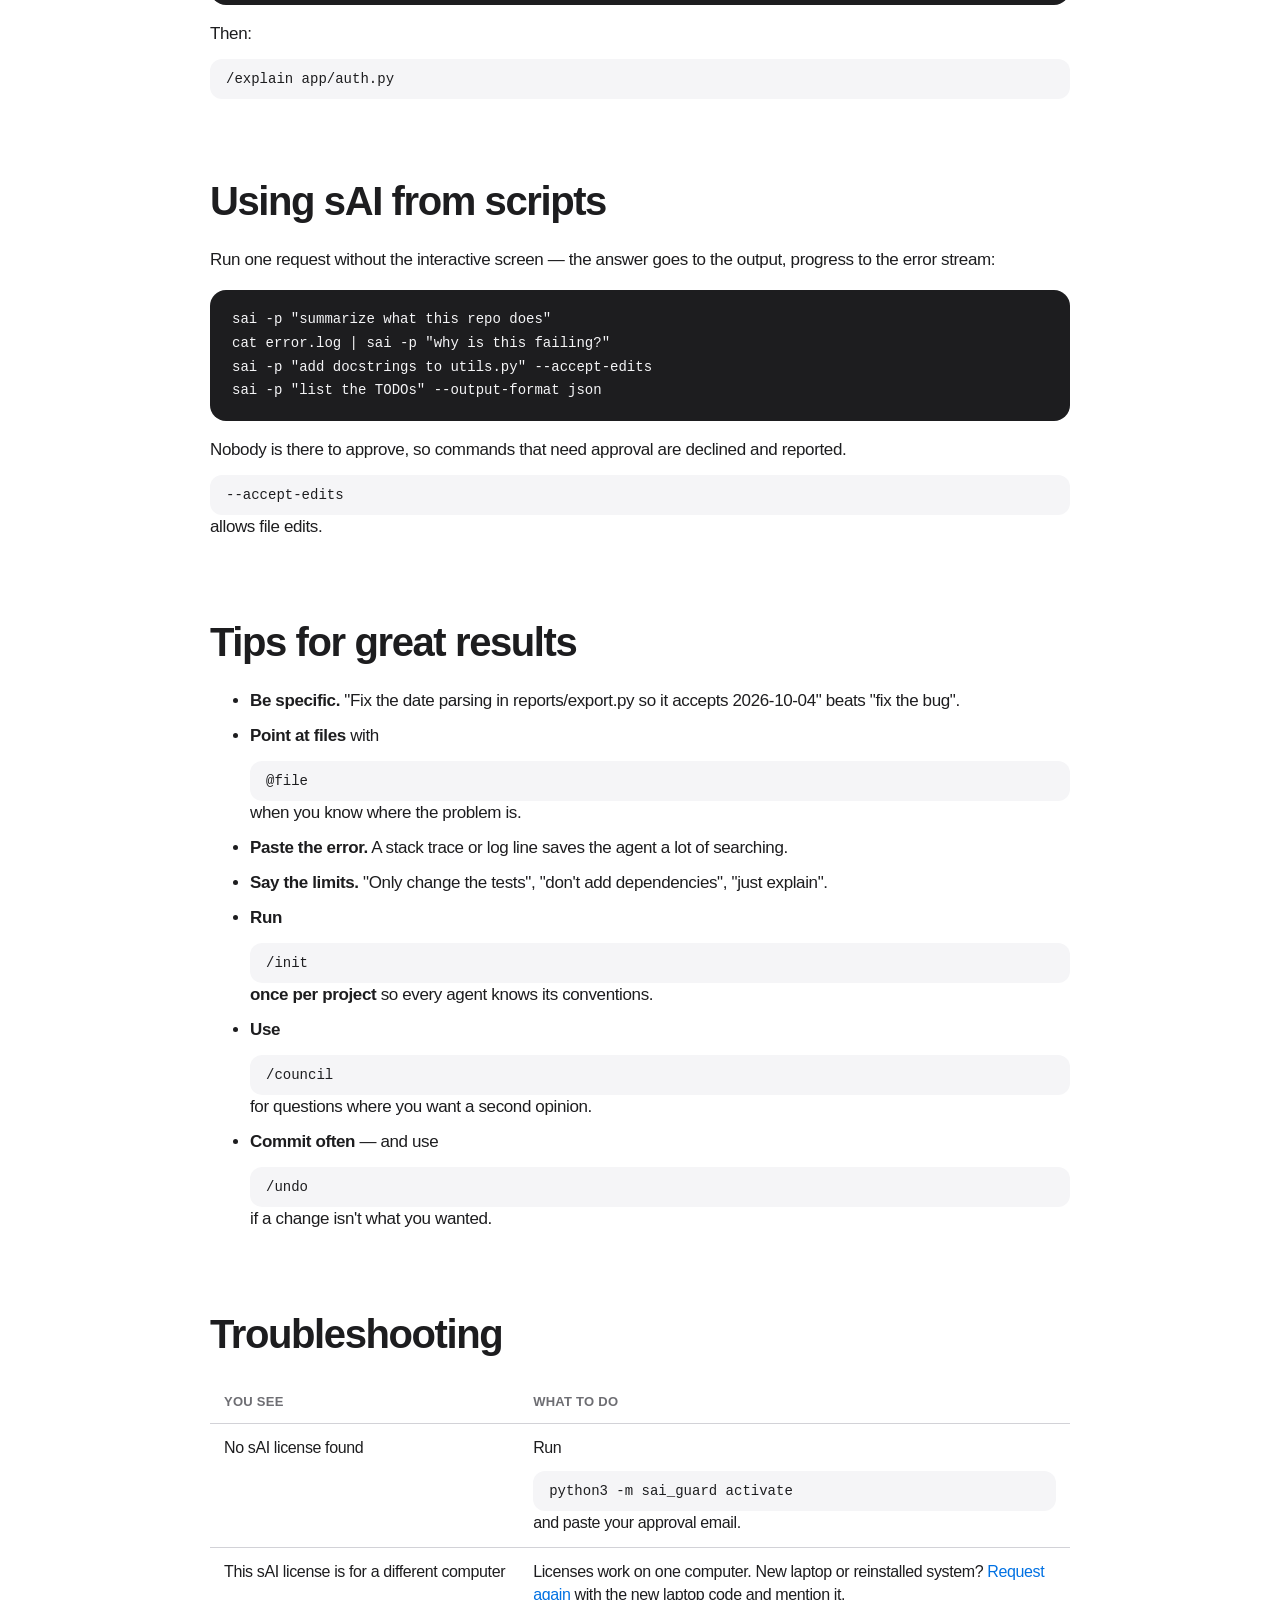
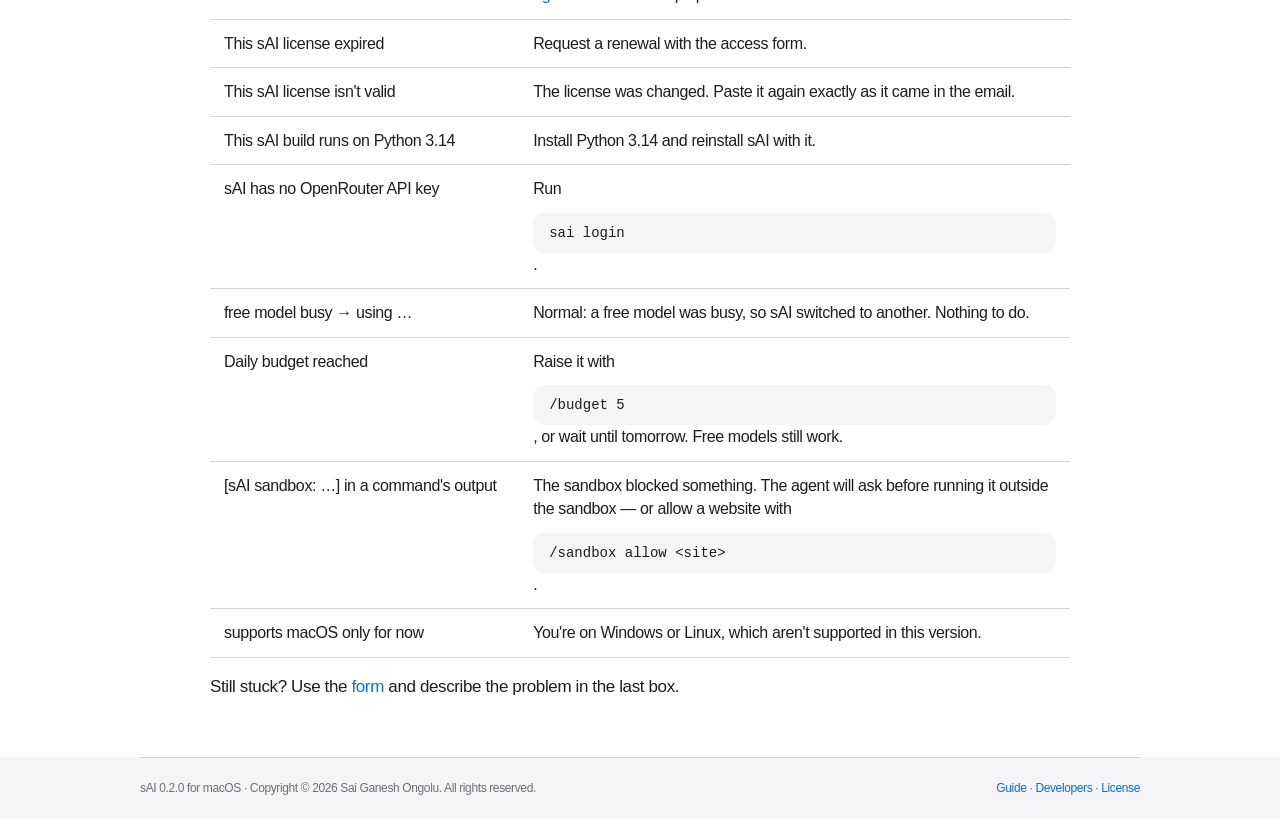
<file: guide.html>
<!doctype html>
<html lang="en">
<head>
<meta charset="utf-8">
<meta name="viewport" content="width=device-width, initial-scale=1">
<title>User Guide — sAI</title>
<meta name="description" content="How to install, activate and use sAI, the multi-agent AI coding assistant for your terminal.">
<link rel="stylesheet" href="style.css">
</head>
<body>
<header class="bar">
  <div class="bar-in">
    <a class="brand" href="index.html">sAI</a>
    <nav><a href="index.html#features">Features</a><a href="guide.html">Guide</a><a href="developers.html">Developers</a><a href="index.html#faq">FAQ</a>
      <a class="pill" href="index.html#access">Request access</a></nav>
  </div>
</header>

<main class="doc">
  <header class="doc-head">
    <p class="kicker">User Guide · sAI <span class="ver">0.2.0</span> for macOS</p>
    <h1>Everything you need to use sAI.</h1>
    <p class="sub">From installing to getting great results — and what to do when something goes wrong.</p>
    <nav class="toc">
      <a href="#start">Before you start</a><a href="#install">Install</a><a href="#first">First session</a>
      <a href="#talk">Talking to sAI</a><a href="#agents">Agents</a><a href="#safety">Approvals &amp; safety</a>
      <a href="#commands">Commands</a><a href="#models">Models &amp; cost</a><a href="#keys">API keys</a>
      <a href="#sessions">Sessions</a><a href="#custom">Your own commands</a><a href="#scripts">Scripts</a>
      <a href="#tips">Tips</a><a href="#trouble">Troubleshooting</a>
    </nav>
  </header>

  <section id="start">
    <h2>Before you start</h2>
    <ul>
      <li><b>A Mac</b> — sAI <span class="ver">0.2.0</span> supports macOS. Windows and Linux are not supported yet.</li>
      <li><b>Python 3.14</b> — check with <code class="inline">python3 --version</code>. Get it from <a href="https://www.python.org/downloads/">python.org</a> if needed.</li>
      <li><b>A license</b> — free during the preview. <a href="index.html#access">Request access</a>; each license works on one computer.</li>
      <li><b>An OpenRouter API key</b> — required. Create one at <a href="https://openrouter.ai/keys">openrouter.ai/keys</a>.
        Optional free-tier keys add capacity: <a href="https://console.groq.com/keys">Groq</a>,
        <a href="https://aistudio.google.com/apikey">Google Gemini</a>, <a href="https://build.nvidia.com">NVIDIA</a>.</li>
    </ul>
  </section>

  <section id="install">
    <h2>Install and activate</h2>
    <ol>
      <li>Download the package from the <a href="index.html#how">home page</a> and install it:
        <code>python3 -m pip install sai-0.2.0-py3-none-any.whl</code>
        Tip: install it in its own environment first with <code class="inline">python3 -m venv ~/.sai-env &amp;&amp; source ~/.sai-env/bin/activate</code>.</li>
      <li>Get your laptop code and send it with the <a href="index.html#access">access form</a>:
        <code>python3 -m sai_guard machine-id</code></li>
      <li>When your approval email arrives, run this and paste the email (all of it is fine):
        <code>python3 -m sai_guard activate</code>
        You'll see <b>✓ License installed</b>.</li>
      <li>Check it works: <code class="inline">sai --version</code></li>
    </ol>
  </section>

  <section id="first">
    <h2>Your first session</h2>
    <ol>
      <li>Open Terminal and go to a project folder: <code class="inline">cd ~/my-project</code></li>
      <li>Run <code class="inline">sai</code>. The very first time, it asks for your API keys — paste them when asked (input is hidden).</li>
      <li>The first time in a folder, sAI asks whether you <b>trust</b> it. That folder becomes the workspace: agents can read
        everything in it, and change files or run commands only with your approval. They can't reach outside it.</li>
      <li>Type what you want in plain English and press Enter:</li>
    </ol>
<pre class="sample"><span class="p">❯</span> why does the login test fail?
  <span class="d">⎿  jev → Debugger</span>
<span class="t">⏺</span> Bash(python3 -m pytest tests/test_login.py -q)   <span class="d">⎿  1 failed</span>
<span class="t">⏺</span> Read(app/auth.py)                              <span class="d">⎿  Read 84 lines</span>
<span class="t">⏺</span> Debugger
  The test expects a 401 but login() returns 403 for a wrong password…
  <span class="d">models: Jev → gpt-oss-20b (groq, free) · Debugger → nemotron-3-super (free) ×3</span></pre>
    <p>Each <b>⏺</b> line is a step: a tool the agent used, then its result. The last line under every answer shows which
      AI models produced it, and whether they were free.</p>
  </section>

  <section id="talk">
    <h2>Talking to sAI</h2>
    <table>
      <tr><th>Type</th><th>What it does</th></tr>
      <tr><td>plain text</td><td>A request or question. sAI answers directly or hands it to the right agent.</td></tr>
      <tr><td><code class="inline">@path/to/file</code></td><td>Attach a file (or a folder listing) to your request.</td></tr>
      <tr><td><code class="inline">@screenshot.png</code></td><td>Attach an image — png, jpg, gif or webp, up to 4 per request.</td></tr>
      <tr><td><code class="inline">!command</code></td><td>Run a shell command yourself, e.g. <code class="inline">!git status</code>.</td></tr>
      <tr><td><code class="inline">/command</code></td><td>A built-in command — see <a href="#commands">Commands</a>.</td></tr>
      <tr><td><kbd>\</kbd> at line end, or <kbd>Option</kbd>+<kbd>Enter</kbd></td><td>New line, for longer messages.</td></tr>
      <tr><td><kbd>↑</kbd> <kbd>↓</kbd> · <kbd>Tab</kbd></td><td>Previous messages · complete <code class="inline">/commands</code> and <code class="inline">@files</code>.</td></tr>
      <tr><td><kbd>Esc</kbd> or <kbd>Ctrl</kbd>+<kbd>C</kbd></td><td>Stop the current answer (sAI keeps running).</td></tr>
      <tr><td><code class="inline">exit</code></td><td>Leave sAI.</td></tr>
    </table>
    <p>You can say <b>"don't edit anything"</b> or <b>"just explain"</b> and sAI will only investigate and report.</p>
  </section>

  <section id="agents">
    <h2>The agents</h2>
    <p>You don't need to pick one — sAI routes each request automatically. Big tasks go to several agents in turn
      (for example Planner → Coder → Reviewer). <code class="inline">/agents</code> lists them.</p>
    <table>
      <tr><th>Agent</th><th>Good for</th></tr>
      <tr><td>Planner</td><td>Breaking multi-step work into an ordered plan. Doesn't write code.</td></tr>
      <tr><td>Architect</td><td>Designing systems, APIs, data models and UI before building.</td></tr>
      <tr><td>Coder</td><td>Building and changing code — features, APIs, databases, data pipelines.</td></tr>
      <tr><td>Debugger</td><td>Finding why something fails, reproducing bugs, writing and running tests.</td></tr>
      <tr><td>Reviewer</td><td>Read-only code review and security audit.</td></tr>
      <tr><td>Researcher</td><td>Answers from your codebase and the live web, exact calculations.</td></tr>
      <tr><td>DevOps</td><td>CI/CD, Docker, deployment, monitoring, git history.</td></tr>
      <tr><td>Writer</td><td>Docs, READMEs, specs, user stories, plain-language explanations.</td></tr>
      <tr><td>GitHub</td><td>Issues, pull requests, reviews and Actions runs on github.com (needs extra setup; coming to the guide soon).</td></tr>
    </table>
  </section>

  <section id="safety">
    <h2>Approvals and safety</h2>
    <ul>
      <li><b>File changes</b> show a colored diff first and ask <code class="inline">Allow? [y/N/a]</code> — <b>y</b> yes,
        <b>N</b> no, <b>a</b> yes to all edits for this session.</li>
      <li><b>Risky commands</b> (deleting files, <code class="inline">sudo</code>, <code class="inline">git push</code>, installing
        from the internet into a shell…) always ask first.</li>
      <li><b>"No" means no.</b> When you decline, the agent stops and tells you what it was trying to do. It won't look for another way around.</li>
      <li><b>Sandbox.</b> Commands that agents run can only write inside your project, can't read private files in your home folder
        (like SSH keys or documents), and can only reach package registries and GitHub online. If a command needs more,
        the agent asks you first. <code class="inline">/sandbox</code> shows the status; <code class="inline">/sandbox allow example.com</code> permits a website.</li>
      <li><b>Undo.</b> <code class="inline">/undo</code> rolls back the file changes from the last request. Repeat it to go further back.</li>
      <li><b>Fewer prompts.</b> <code class="inline">/permissions edits auto</code> applies edits without asking;
        <code class="inline">/permissions allow pytest</code> lets a command run without asking. <code class="inline">/permissions</code> shows your rules.</li>
    </ul>
  </section>

  <section id="commands">
    <h2>Commands</h2>
    <table>
      <tr><th>Command</th><th>What it does</th></tr>
      <tr><td><code class="inline">/help</code></td><td>All commands.</td></tr>
      <tr><td><code class="inline">/init</code></td><td>sAI studies your project and writes <b>SAI.md</b> — instructions every agent follows. Edit it to add your own rules ("use tabs", "never touch /legacy").</td></tr>
      <tr><td><code class="inline">/undo</code></td><td>Roll back the last request's file changes.</td></tr>
      <tr><td><code class="inline">/agents</code></td><td>List the agents.</td></tr>
      <tr><td><code class="inline">/council &lt;question&gt;</code></td><td>Several AI models answer at once, then one combines the best answer and says where they agreed. Great for tricky questions and design choices.</td></tr>
      <tr><td><code class="inline">/cost</code></td><td>What this session cost, today's total, tokens used.</td></tr>
      <tr><td><code class="inline">/budget 2.50</code> · <code class="inline">/budget off</code></td><td>A daily spending cap for paid models. Free models keep working after it.</td></tr>
      <tr><td><code class="inline">/compact [focus]</code></td><td>Summarize the conversation to free up memory (also happens automatically).</td></tr>
      <tr><td><code class="inline">/clear</code></td><td>Start a fresh conversation (the old one stays saved).</td></tr>
      <tr><td><code class="inline">/resume</code></td><td>Continue an earlier conversation in this folder.</td></tr>
      <tr><td><code class="inline">/permissions</code></td><td>View or change approval rules.</td></tr>
      <tr><td><code class="inline">/sandbox</code></td><td>Sandbox status · <code class="inline">on</code>/<code class="inline">off</code> · <code class="inline">allow &lt;website&gt;</code>.</td></tr>
      <tr><td><code class="inline">/login</code> · <code class="inline">/login groq</code></td><td>See, add or replace your API keys.</td></tr>
      <tr><td><code class="inline">/mcp</code></td><td>Connected tool servers (advanced).</td></tr>
    </table>
    <p>From the shell: <code class="inline">sai --version</code>, <code class="inline">sai login</code>, <code class="inline">sai logout groq</code>,
      <code class="inline">sai -c</code> (continue last conversation), <code class="inline">sai -r</code> (pick one).</p>
  </section>

  <section id="models">
    <h2>Models and cost</h2>
    <ul>
      <li>sAI uses <b>free models first</b> — from OpenRouter, Groq, Google and NVIDIA, depending on the keys you added —
        and switches to a paid model only when free ones are busy or fail. You'll see a short note when that happens.</li>
      <li>Every answer ends with a <b>models</b> line saying exactly which models were used, and whether they were free.</li>
      <li>OpenRouter limits free models to about 50 requests a day per account; adding free Groq, Gemini and NVIDIA keys
        gives sAI more free capacity.</li>
      <li>Paid usage is charged by the provider to your own key. Watch it with <code class="inline">/cost</code> and cap it with <code class="inline">/budget</code>.</li>
      <li>Free model providers may log what you send them. Avoid free keys for code you can't share with third parties.</li>
    </ul>
  </section>

  <section id="keys">
    <h2>Your API keys</h2>
    <ul>
      <li>Stored <b>encrypted in your Mac's Keychain</b> — never in your project folder, so they can't end up in git.</li>
      <li>Change them any time: <code class="inline">sai login</code> (or <code class="inline">/login</code> inside sAI). Each key is checked with its provider before it's saved.</li>
      <li>Remove one: <code class="inline">sai logout groq</code>.</li>
      <li>Environment variables such as <code class="inline">OPENROUTER_API_KEY</code> override saved keys — handy for scripts.</li>
      <li>Never paste API keys into a request.</li>
    </ul>
  </section>

  <section id="sessions">
    <h2>Sessions and project memory</h2>
    <ul>
      <li>Conversations are saved per folder. Continue the last one with <code class="inline">sai -c</code>, or pick with <code class="inline">sai -r</code> / <code class="inline">/resume</code>.</li>
      <li>Long conversations are summarized automatically so sAI keeps working; <code class="inline">/compact</code> does it on demand.</li>
      <li><b>SAI.md</b> in your project holds standing instructions. Create it with <code class="inline">/init</code> and edit it freely.</li>
    </ul>
  </section>

  <section id="custom">
    <h2>Your own commands</h2>
    <p>Save prompts you use often as Markdown files: in <code class="inline">.sai/commands/</code> inside a project, or
      <code class="inline">~/.sai/commands/</code> for all projects. A file <code class="inline">review.md</code> becomes
      <code class="inline">/review</code>. Write <code class="inline">$ARGUMENTS</code> where the text after the command should go:</p>
<pre class="sample"># .sai/commands/explain.md
Explain $ARGUMENTS to a new team member: what it does, how it fits in, and what to watch out for.</pre>
    <p>Then: <code class="inline">/explain app/auth.py</code></p>
  </section>

  <section id="scripts">
    <h2>Using sAI from scripts</h2>
    <p>Run one request without the interactive screen — the answer goes to the output, progress to the error stream:</p>
<pre class="sample">sai -p "summarize what this repo does"
cat error.log | sai -p "why is this failing?"
sai -p "add docstrings to utils.py" --accept-edits
sai -p "list the TODOs" --output-format json</pre>
    <p>Nobody is there to approve, so commands that need approval are declined and reported.
      <code class="inline">--accept-edits</code> allows file edits.</p>
  </section>

  <section id="tips">
    <h2>Tips for great results</h2>
    <ul>
      <li><b>Be specific.</b> "Fix the date parsing in reports/export.py so it accepts 2026-10-04" beats "fix the bug".</li>
      <li><b>Point at files</b> with <code class="inline">@file</code> when you know where the problem is.</li>
      <li><b>Paste the error.</b> A stack trace or log line saves the agent a lot of searching.</li>
      <li><b>Say the limits.</b> "Only change the tests", "don't add dependencies", "just explain".</li>
      <li><b>Run <code class="inline">/init</code> once per project</b> so every agent knows its conventions.</li>
      <li><b>Use <code class="inline">/council</code></b> for questions where you want a second opinion.</li>
      <li><b>Commit often</b> — and use <code class="inline">/undo</code> if a change isn't what you wanted.</li>
    </ul>
  </section>

  <section id="trouble">
    <h2>Troubleshooting</h2>
    <table>
      <tr><th>You see</th><th>What to do</th></tr>
      <tr><td>No sAI license found</td><td>Run <code class="inline">python3 -m sai_guard activate</code> and paste your approval email.</td></tr>
      <tr><td>This sAI license is for a different computer</td><td>Licenses work on one computer. New laptop or reinstalled system? <a href="index.html#access">Request again</a> with the new laptop code and mention it.</td></tr>
      <tr><td>This sAI license expired</td><td>Request a renewal with the access form.</td></tr>
      <tr><td>This sAI license isn't valid</td><td>The license was changed. Paste it again exactly as it came in the email.</td></tr>
      <tr><td>This sAI build runs on Python 3.14</td><td>Install Python 3.14 and reinstall sAI with it.</td></tr>
      <tr><td>sAI has no OpenRouter API key</td><td>Run <code class="inline">sai login</code>.</td></tr>
      <tr><td>free model busy → using …</td><td>Normal: a free model was busy, so sAI switched to another. Nothing to do.</td></tr>
      <tr><td>Daily budget reached</td><td>Raise it with <code class="inline">/budget 5</code>, or wait until tomorrow. Free models still work.</td></tr>
      <tr><td>[sAI sandbox: …] in a command's output</td><td>The sandbox blocked something. The agent will ask before running it outside the sandbox — or allow a website with <code class="inline">/sandbox allow &lt;site&gt;</code>.</td></tr>
      <tr><td>supports macOS only for now</td><td>You're on Windows or Linux, which aren't supported in this version.</td></tr>
    </table>
    <p>Still stuck? Use the <a href="index.html#access">form</a> and describe the problem in the last box.</p>
  </section>
</main>

<footer class="foot">
  <div class="foot-in">
    <span>sAI <span class="ver">0.2.0</span> for macOS · Copyright © 2026 Sai Ganesh Ongolu. All rights reserved.</span>
    <span><a href="guide.html">Guide</a> · <a href="developers.html">Developers</a> · <a href="license.html">License</a></span>
  </div>
</footer>
</body>
</html>
</file>
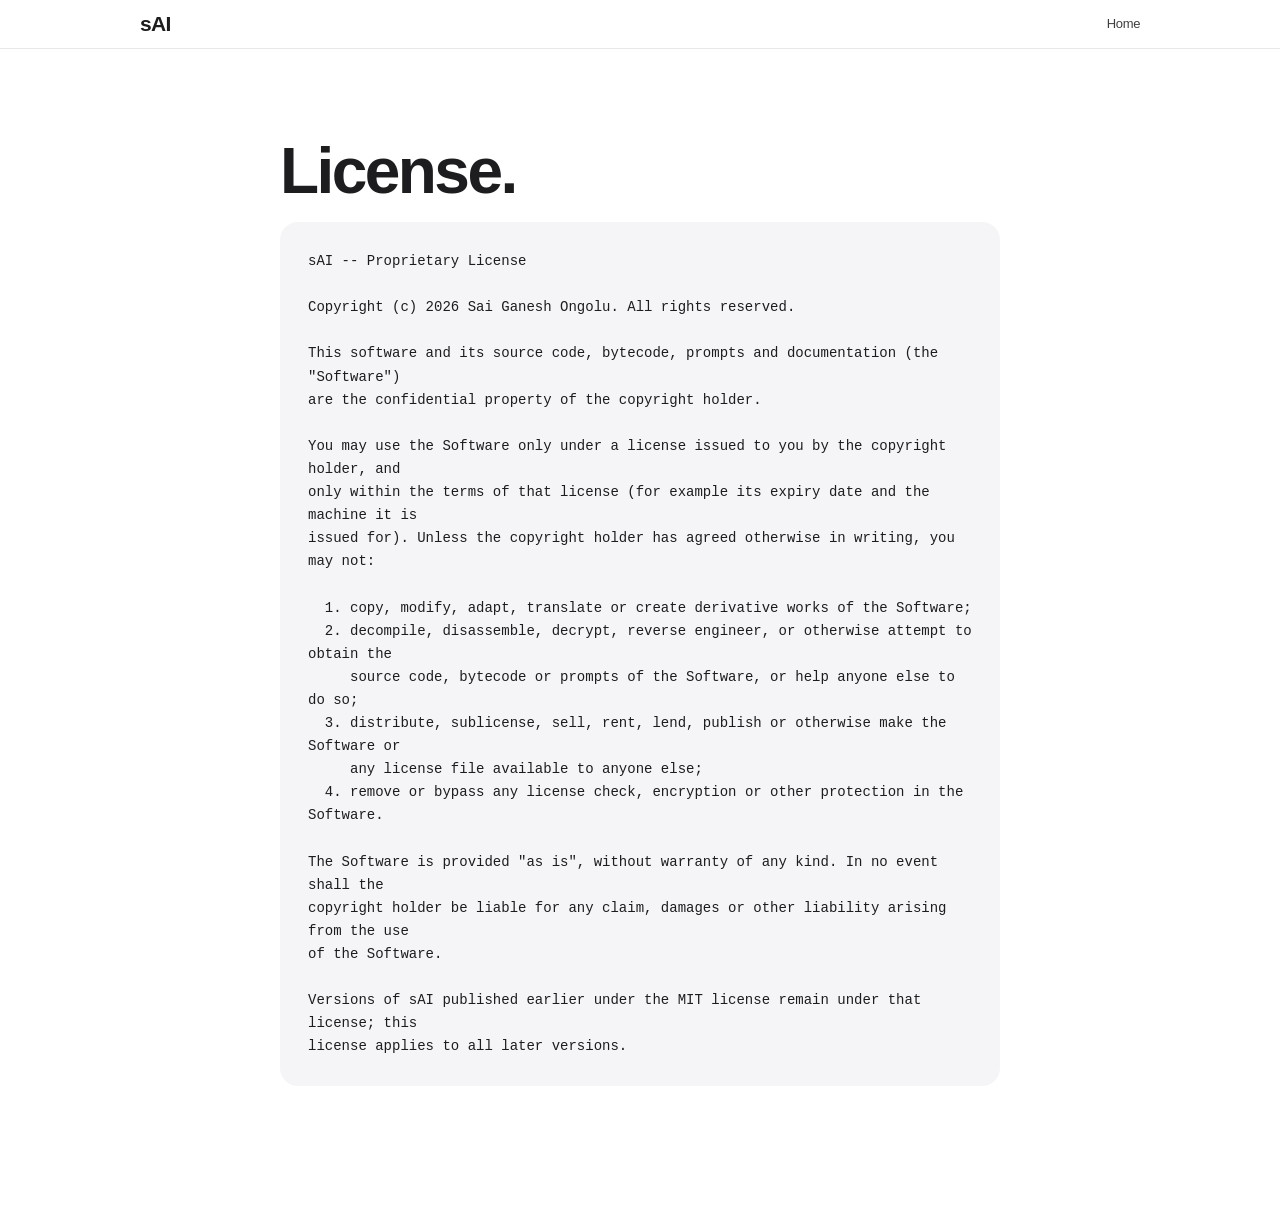
<file: license.html>
<!doctype html>
<html lang="en">
<head><meta charset="utf-8"><meta name="viewport" content="width=device-width, initial-scale=1">
<title>License — sAI</title><link rel="stylesheet" href="style.css"></head>
<body>
<header class="bar"><div class="bar-in"><a class="brand" href="index.html">sAI</a><nav><a href="index.html">Home</a></nav></div></header>
<main class="page">
  <h1>License.</h1>
<pre>
sAI -- Proprietary License

Copyright (c) 2026 Sai Ganesh Ongolu. All rights reserved.

This software and its source code, bytecode, prompts and documentation (the "Software")
are the confidential property of the copyright holder.

You may use the Software only under a license issued to you by the copyright holder, and
only within the terms of that license (for example its expiry date and the machine it is
issued for). Unless the copyright holder has agreed otherwise in writing, you may not:

  1. copy, modify, adapt, translate or create derivative works of the Software;
  2. decompile, disassemble, decrypt, reverse engineer, or otherwise attempt to obtain the
     source code, bytecode or prompts of the Software, or help anyone else to do so;
  3. distribute, sublicense, sell, rent, lend, publish or otherwise make the Software or
     any license file available to anyone else;
  4. remove or bypass any license check, encryption or other protection in the Software.

The Software is provided "as is", without warranty of any kind. In no event shall the
copyright holder be liable for any claim, damages or other liability arising from the use
of the Software.

Versions of sAI published earlier under the MIT license remain under that license; this
license applies to all later versions.
</pre>
</main>
</body>
</html>
</file>
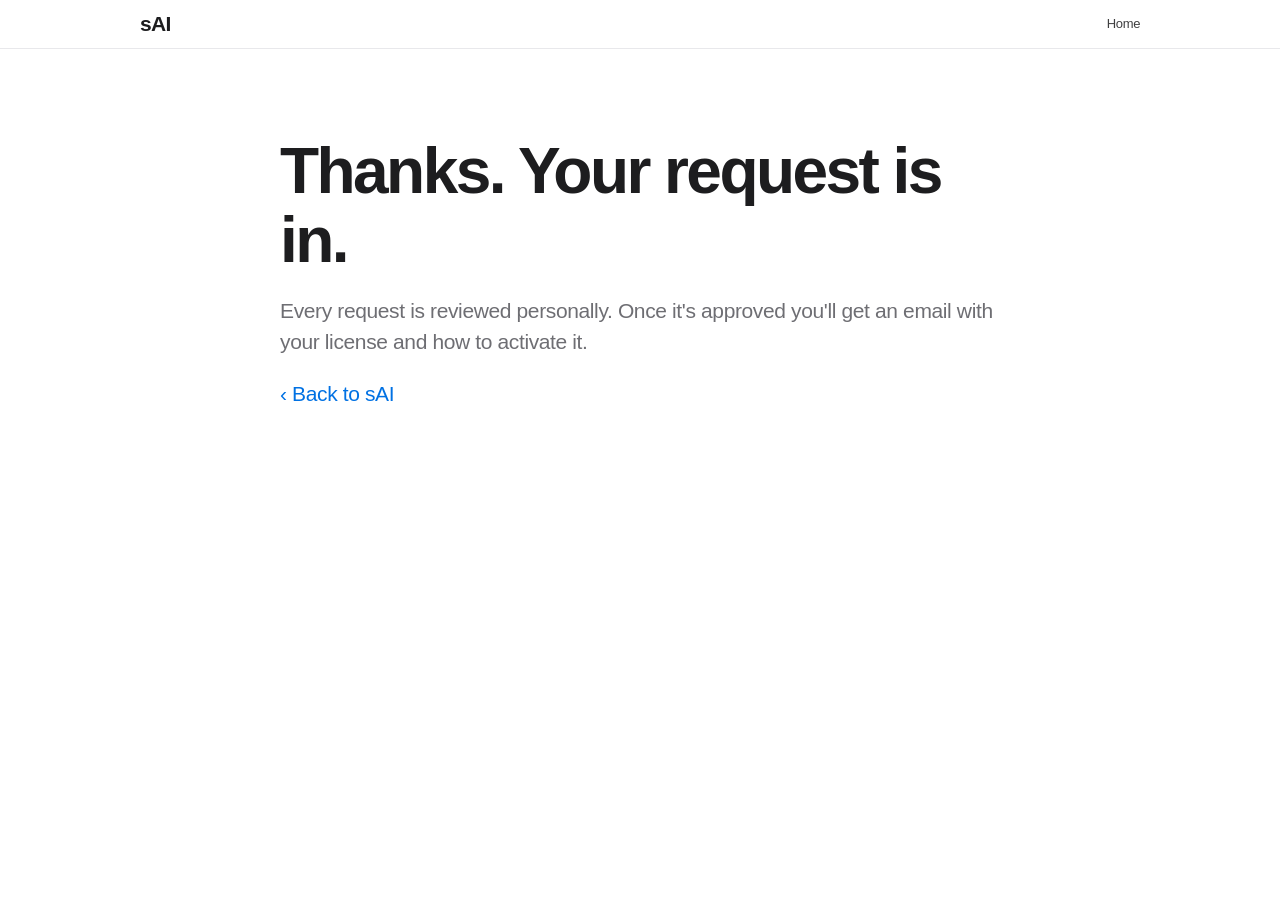
<file: thanks.html>
<!doctype html>
<html lang="en">
<head><meta charset="utf-8"><meta name="viewport" content="width=device-width, initial-scale=1">
<title>Request sent — sAI</title><link rel="stylesheet" href="style.css"></head>
<body>
<header class="bar"><div class="bar-in"><a class="brand" href="index.html">sAI</a><nav><a href="index.html">Home</a></nav></div></header>
<main class="page">
  <h1>Thanks. Your request is in.</h1>
  <p>Every request is reviewed personally. Once it's approved you'll get an email with your license and how to activate it.</p>
  <p><a href="index.html">‹ Back to sAI</a></p>
</main>
</body>
</html>
</file>
<file: style.css>
/* Clean, product-page look: big type, generous space, alternating bands, soft cards. */
:root {
  --bg: #ffffff; --band: #f5f5f7; --fg: #1d1d1f; --muted: #6e6e73; --line: #d2d2d7;
  --tile: #ffffff; --blue: #0071e3; --blue-hover: #0077ed; --bar: rgba(255, 255, 255, 0.72);
  --term: #1d1d1f; --term-fg: #f5f5f7;
}
@media (prefers-color-scheme: dark) {
  :root { --bg: #000000; --band: #101012; --fg: #f5f5f7; --muted: #a1a1a6; --line: #333336;
          --tile: #1c1c1e; --blue: #2997ff; --blue-hover: #47a5ff; --bar: rgba(22, 22, 23, 0.72); --term: #1c1c1e; }
}
* { box-sizing: border-box; }
html { scroll-behavior: smooth; scroll-padding-top: 56px; }
body { margin: 0; background: var(--bg); color: var(--fg); -webkit-font-smoothing: antialiased;
       font: 17px/1.47 -apple-system, BlinkMacSystemFont, "SF Pro Text", "Helvetica Neue", Helvetica, Arial, sans-serif;
       letter-spacing: -0.022em; }
a { color: var(--blue); text-decoration: none; }
a:hover { text-decoration: underline; }

/* Translucent top bar */
.bar { position: sticky; top: 0; z-index: 10; background: var(--bar);
       backdrop-filter: saturate(180%) blur(20px); -webkit-backdrop-filter: saturate(180%) blur(20px);
       border-bottom: 1px solid color-mix(in srgb, var(--line) 50%, transparent); }
.bar-in { width: min(1000px, 100% - 32px); margin: 0 auto; height: 48px; display: flex; align-items: center; justify-content: space-between; }
.brand { color: var(--fg); font-weight: 600; font-size: 21px; letter-spacing: -0.03em; }
.bar nav { display: flex; align-items: center; gap: 24px; font-size: 13px; }
.bar nav a:not(.pill) { color: var(--fg); opacity: .85; }
.bar nav a:not(.pill):hover { opacity: 1; text-decoration: none; }
@media (max-width: 640px) { .bar nav a:not(.pill) { display: none; } }

/* Buttons */
.pill { display: inline-block; background: var(--blue); color: #fff; border: 0; border-radius: 980px;
        padding: 6px 14px; font-size: 13px; font-weight: 500; cursor: pointer; letter-spacing: -0.01em; }
.pill:hover { background: var(--blue-hover); text-decoration: none; }
.pill.big { padding: 12px 24px; font-size: 17px; }
.more { font-size: 17px; }

/* Hero */
.hero { text-align: center; padding: 72px 16px 0; overflow: hidden; }
.kicker { color: #bf4800; font-size: 17px; font-weight: 600; margin: 0 0 6px; }
@media (prefers-color-scheme: dark) { .kicker { color: #ff9f0a; } }
.hero h1 { font-size: clamp(56px, 11vw, 96px); line-height: 1.05; font-weight: 700; letter-spacing: -0.045em; margin: 0; }
.tagline { font-size: clamp(24px, 4vw, 34px); line-height: 1.18; font-weight: 600; letter-spacing: -0.03em; margin: 10px 0 26px; }
.links { display: flex; gap: 24px; align-items: center; justify-content: center; flex-wrap: wrap; margin-bottom: 56px; }

/* Terminal "device" */
.device { width: min(780px, 100%); margin: 0 auto; text-align: left; background: var(--term); border-radius: 18px 18px 0 0;
          box-shadow: 0 30px 80px rgba(0, 0, 0, 0.18); overflow: hidden; }
.device-bar { display: flex; align-items: center; gap: 8px; padding: 12px 16px; background: rgba(255, 255, 255, 0.06); }
.device-bar i { width: 12px; height: 12px; border-radius: 50%; background: #ff5f57; }
.device-bar i:nth-child(2) { background: #febc2e; } .device-bar i:nth-child(3) { background: #28c840; }
.device-bar span { flex: 1; text-align: center; color: #a1a1a6; font-size: 12px; margin-right: 52px; }
.device pre { margin: 0; padding: 22px 26px 34px; color: var(--term-fg); overflow-x: auto;
              font: 14px/1.75 ui-monospace, "SF Mono", SFMono-Regular, Menlo, monospace; letter-spacing: 0; }
.device .p { color: #bf9bff; } .device .t { color: #5ee0cf; } .device .d { color: #86868b; }

/* Sections */
.band { padding: 96px 16px; text-align: center; }
.band.light { background: var(--band); }
.band h2 { font-size: clamp(36px, 6vw, 56px); line-height: 1.07; font-weight: 700; letter-spacing: -0.035em; margin: 0 0 12px; }
.sub { font-size: 21px; color: var(--muted); margin: 0 auto 48px; max-width: 640px; letter-spacing: -0.02em; }

.tiles { width: min(1000px, 100%); margin: 0 auto; display: grid; grid-template-columns: repeat(auto-fit, minmax(220px, 1fr)); gap: 20px; text-align: left; }
.tile { background: var(--tile); border-radius: 22px; padding: 30px 28px; }
.band:not(.light) .tile { background: var(--band); }
.num { display: block; font-size: 40px; font-weight: 700; letter-spacing: -0.04em; margin-bottom: 14px; color: var(--blue); }
.tile h3 { font-size: 21px; margin: 0 0 8px; letter-spacing: -0.02em; }
.tile p { margin: 0; color: var(--muted); font-size: 17px; }

.steps { list-style: none; padding: 0; margin: 0 auto; width: min(720px, 100%); text-align: left; }
.steps li { display: flex; gap: 22px; padding: 26px 0; border-top: 1px solid var(--line); }
.steps li:last-child { border-bottom: 1px solid var(--line); }
.steps li > span { flex: none; width: 40px; height: 40px; border-radius: 50%; background: var(--fg); color: var(--bg);
                   display: grid; place-items: center; font-weight: 600; }
.steps h3 { margin: 6px 0 4px; font-size: 21px; letter-spacing: -0.02em; }
.steps p { margin: 0; color: var(--muted); }
code { display: block; margin-top: 12px; background: var(--band); border-radius: 12px; padding: 12px 16px; overflow-x: auto;
       font: 14px ui-monospace, "SF Mono", SFMono-Regular, Menlo, monospace; letter-spacing: 0; color: var(--fg); }

/* Form */
.form { width: min(560px, 100%); margin: 0 auto; display: grid; gap: 18px; text-align: left;
        background: var(--tile); border-radius: 22px; padding: 34px; }
.form label { display: grid; gap: 8px; font-size: 15px; font-weight: 600; }
.form em { font-style: normal; font-weight: 400; color: var(--muted); }
.form input, .form textarea { font: inherit; font-size: 17px; font-weight: 400; color: var(--fg); background: var(--bg);
       border: 1px solid var(--line); border-radius: 12px; padding: 13px 15px; width: 100%; letter-spacing: -0.01em; }
.form input:focus, .form textarea:focus { outline: none; border-color: var(--blue); box-shadow: 0 0 0 4px color-mix(in srgb, var(--blue) 22%, transparent); }
.form .check { display: flex; gap: 12px; align-items: flex-start; font-weight: 400; color: var(--muted); }
.form .check input { width: 18px; height: 18px; margin-top: 3px; flex: none; accent-color: var(--blue); }
.form button { justify-self: center; margin-top: 6px; }
.hp { position: absolute; left: -9999px; }

/* FAQ */
.faq { width: min(720px, 100%); margin: 0 auto; text-align: left; }
.faq details { border-top: 1px solid var(--line); padding: 22px 0; }
.faq details:last-child { border-bottom: 1px solid var(--line); }
.faq summary { cursor: pointer; font-size: 21px; font-weight: 600; letter-spacing: -0.02em; list-style: none; display: flex; justify-content: space-between; }
.faq summary::after { content: "+"; color: var(--muted); font-weight: 400; }
.faq details[open] summary::after { content: "−"; }
.faq summary::-webkit-details-marker { display: none; }
.faq p { color: var(--muted); margin: 12px 0 0; }

/* Footer */
.foot { background: var(--band); color: var(--muted); font-size: 12px; }
.foot-in { width: min(1000px, 100% - 32px); margin: 0 auto; padding: 22px 0; display: flex; justify-content: space-between; flex-wrap: wrap; gap: 8px; border-top: 1px solid var(--line); }

/* Simple pages (thanks, license) */
.page { width: min(720px, 100% - 32px); margin: 0 auto; padding: 88px 0; }
.page h1 { font-size: clamp(40px, 7vw, 64px); letter-spacing: -0.04em; line-height: 1.08; margin: 0 0 16px; }
.page p { font-size: 21px; color: var(--muted); }
.page pre { white-space: pre-wrap; background: var(--band); border-radius: 18px; padding: 28px; font: 14px/1.65 ui-monospace, "SF Mono", Menlo, monospace; letter-spacing: 0; }

/* User guide */
.doc { width: min(860px, 100% - 32px); margin: 0 auto; padding: 72px 0 40px; }
.doc-head { text-align: center; margin-bottom: 24px; }
.doc-head h1 { font-size: clamp(38px, 7vw, 64px); line-height: 1.07; letter-spacing: -0.045em; margin: 0 0 12px; }
.toc { display: flex; flex-wrap: wrap; gap: 8px; justify-content: center; margin-top: 8px; }
.toc a { background: var(--band); color: var(--fg); border-radius: 980px; padding: 6px 14px; font-size: 14px; }
.toc a:hover { text-decoration: none; background: var(--line); }
.doc section { padding-top: 56px; }
.doc h2 { font-size: clamp(28px, 4.5vw, 40px); letter-spacing: -0.035em; margin: 0 0 16px; }
.doc li { margin-bottom: 10px; }
.doc li code:not(.inline) { margin-bottom: 4px; }
.doc table { width: 100%; border-collapse: collapse; margin: 8px 0 12px; font-size: 16px; }
.doc th, .doc td { text-align: left; padding: 12px 14px; border-bottom: 1px solid var(--line); vertical-align: top; }
.doc th { font-size: 13px; color: var(--muted); font-weight: 600; text-transform: uppercase; letter-spacing: .02em; }
.doc td:first-child { white-space: nowrap; font-weight: 500; }
@media (max-width: 640px) { .doc td:first-child { white-space: normal; } }
.sample { background: var(--term); color: var(--term-fg); border-radius: 16px; padding: 18px 22px; overflow-x: auto;
          font: 14px/1.7 ui-monospace, "SF Mono", SFMono-Regular, Menlo, monospace; letter-spacing: 0; }
.sample .p { color: #bf9bff; } .sample .t { color: #5ee0cf; } .sample .d { color: #86868b; }
kbd { font: 13px ui-monospace, "SF Mono", Menlo, monospace; background: var(--band); border: 1px solid var(--line);
      border-bottom-width: 2px; border-radius: 6px; padding: 1px 6px; letter-spacing: 0; }
</file>
